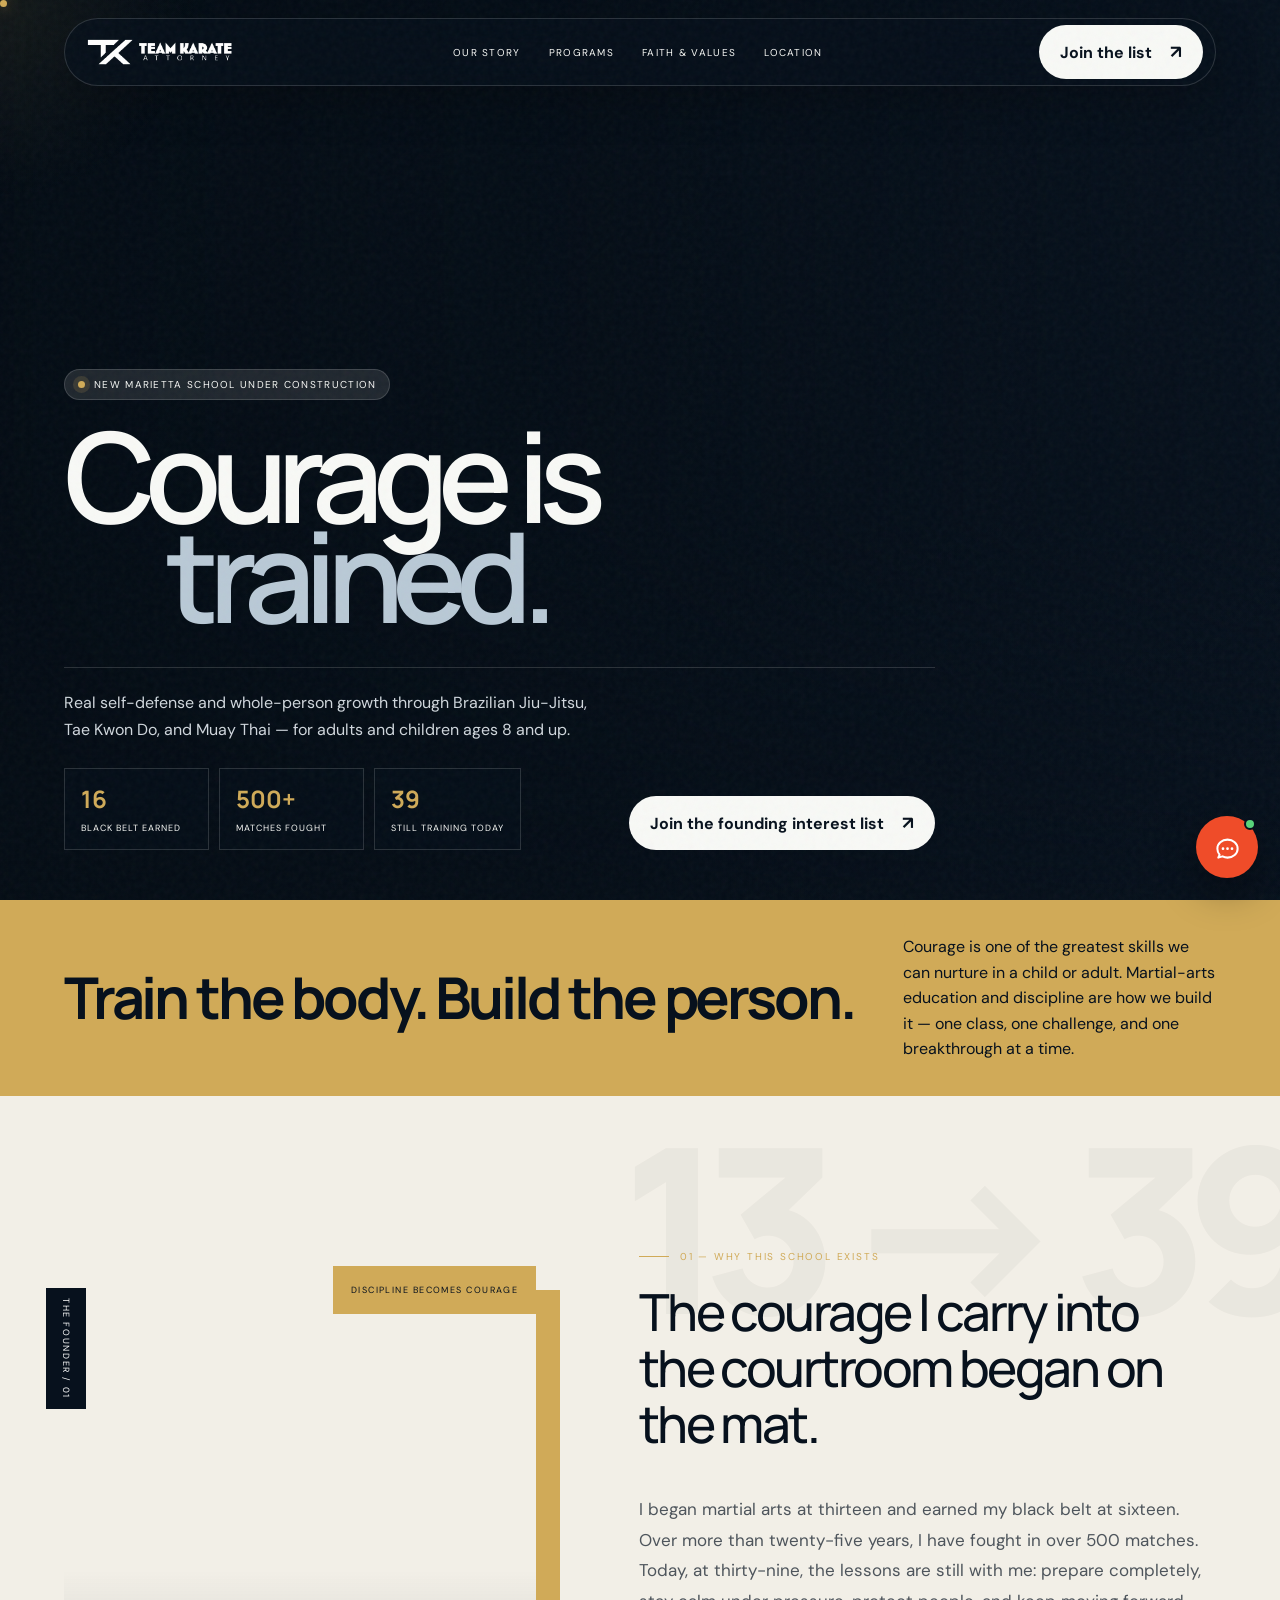
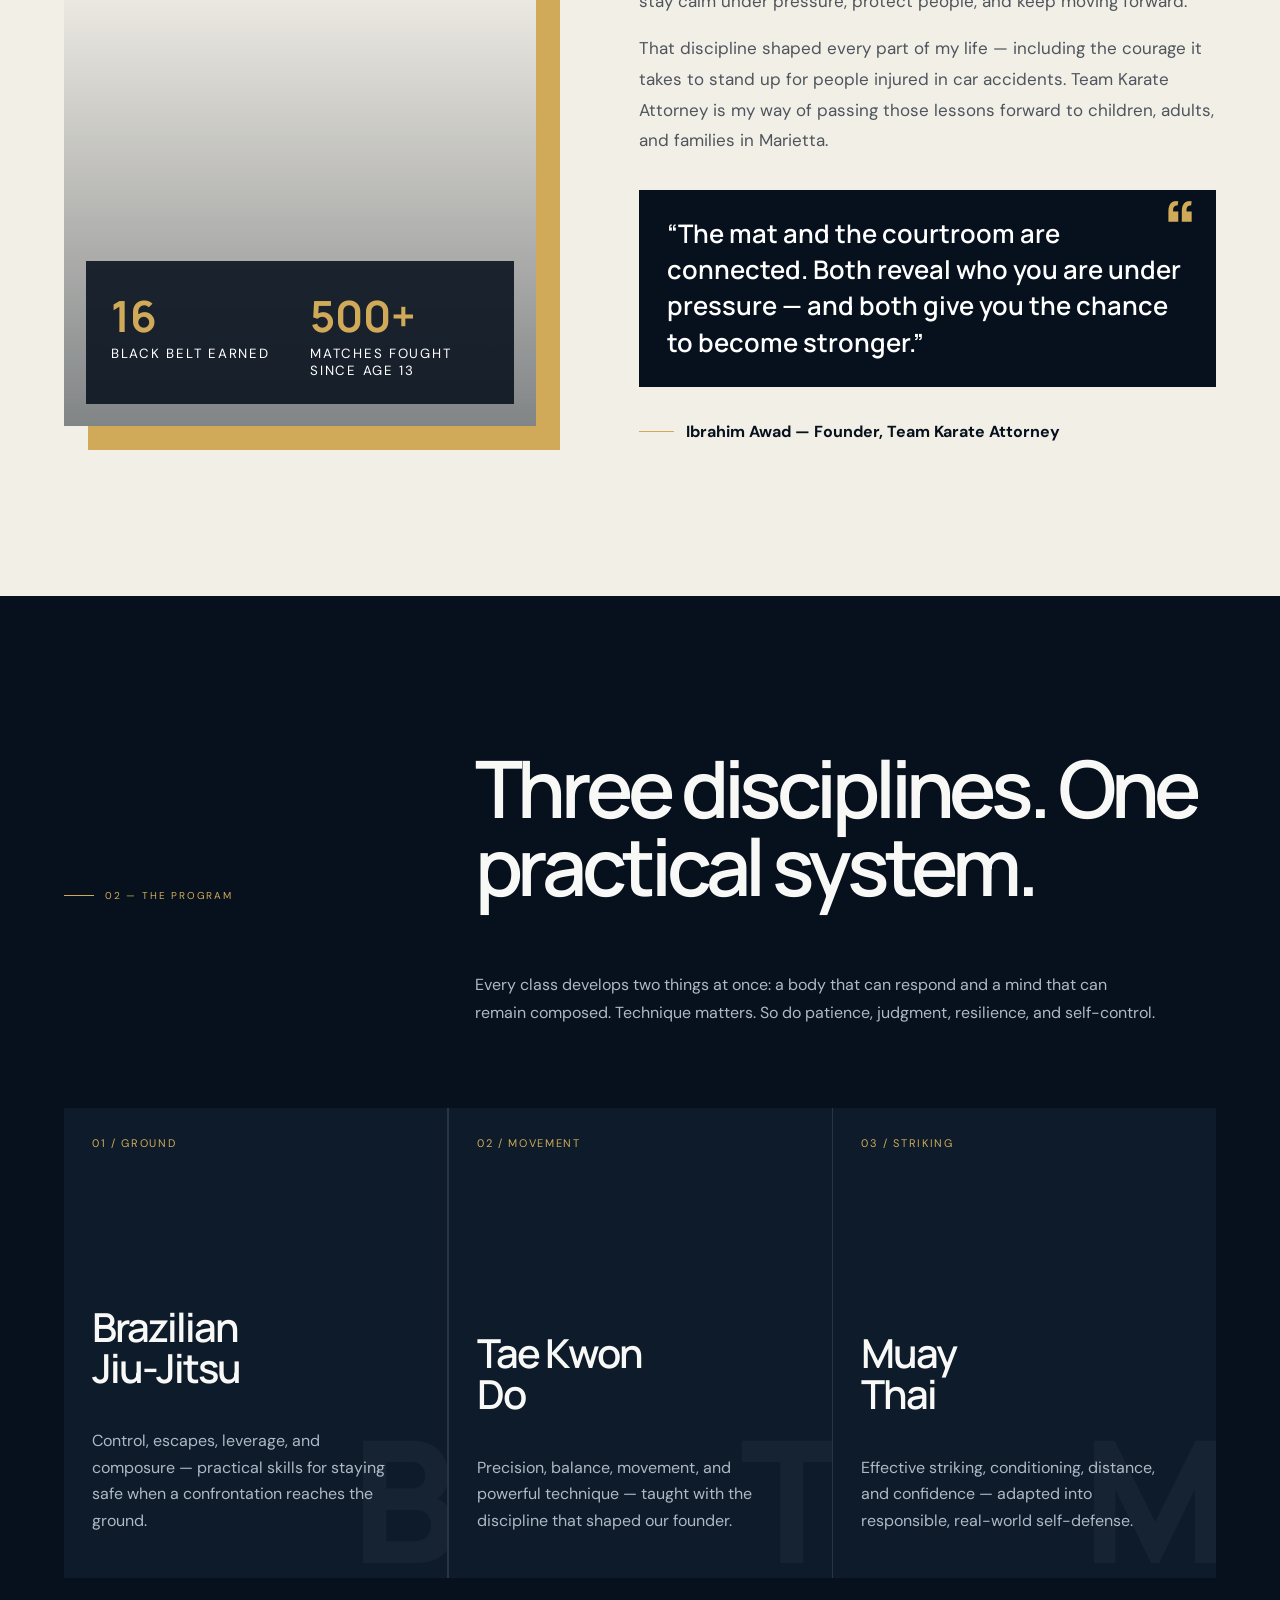
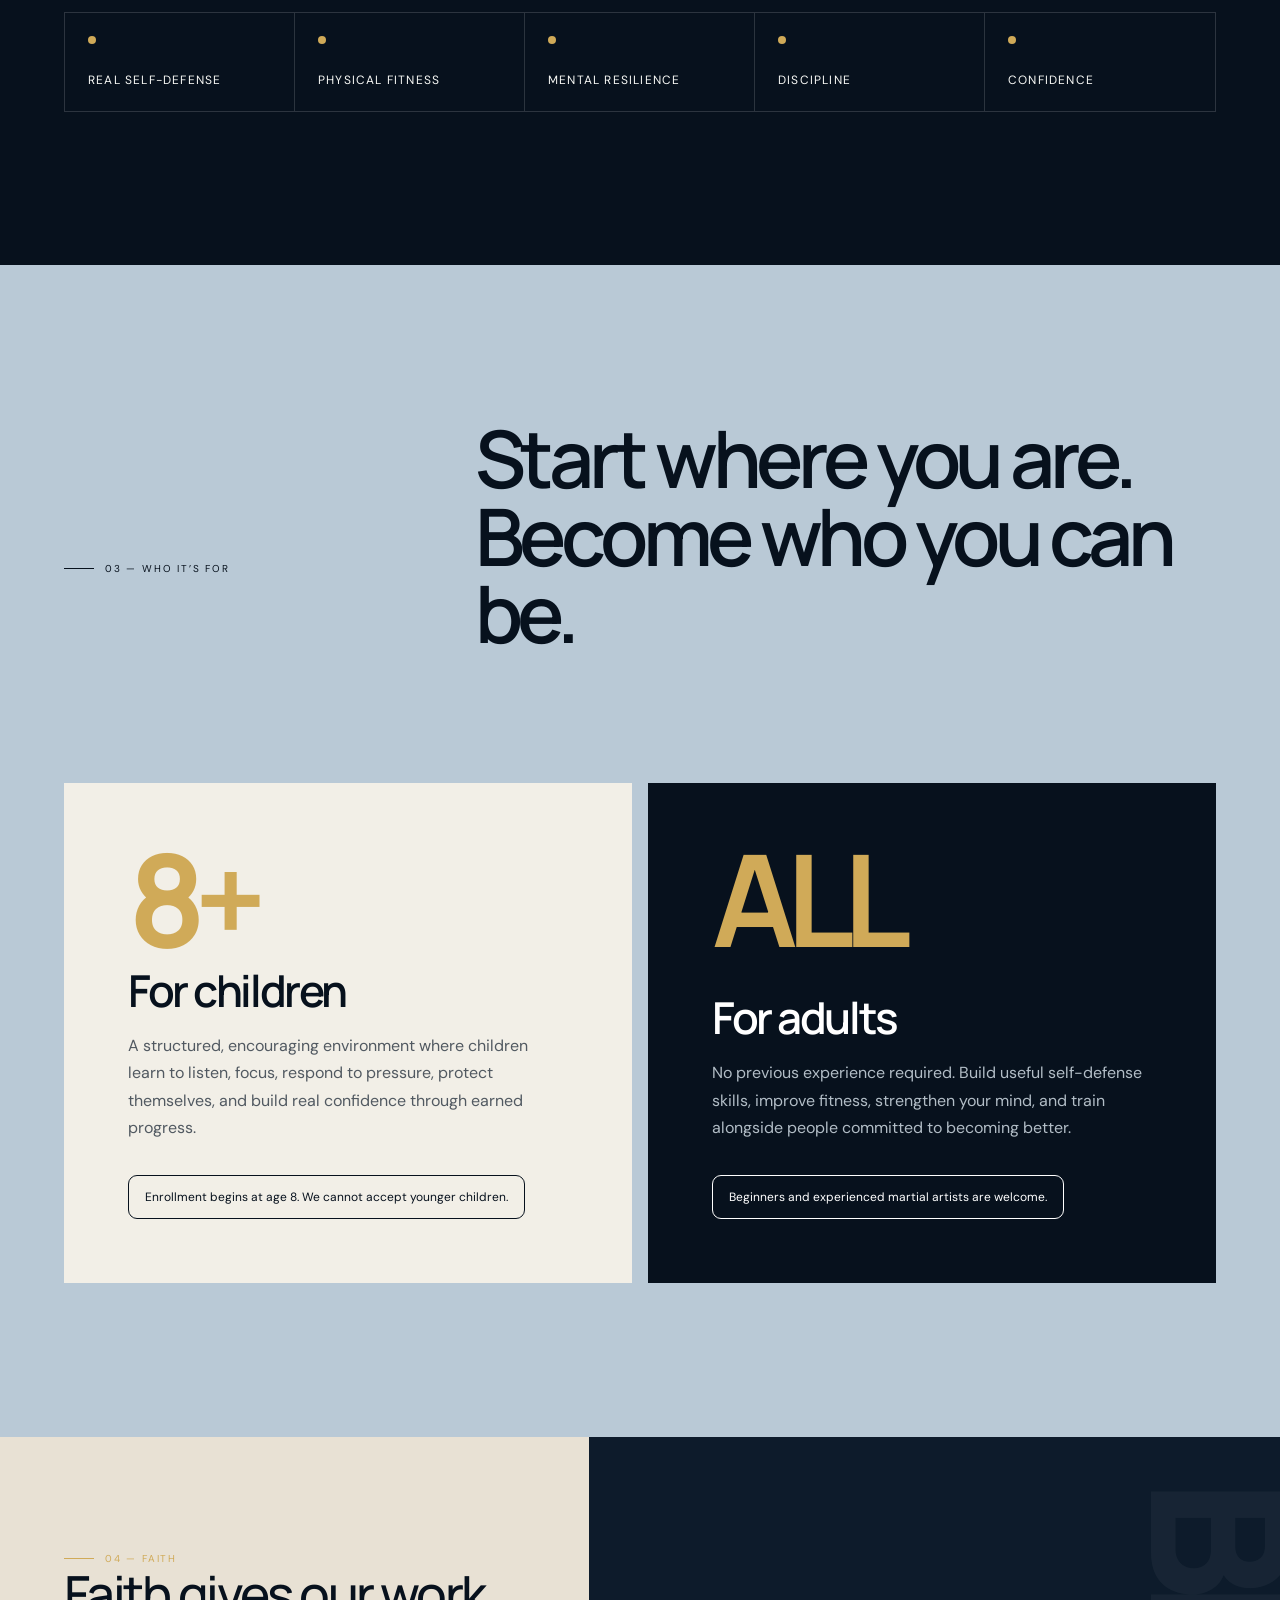
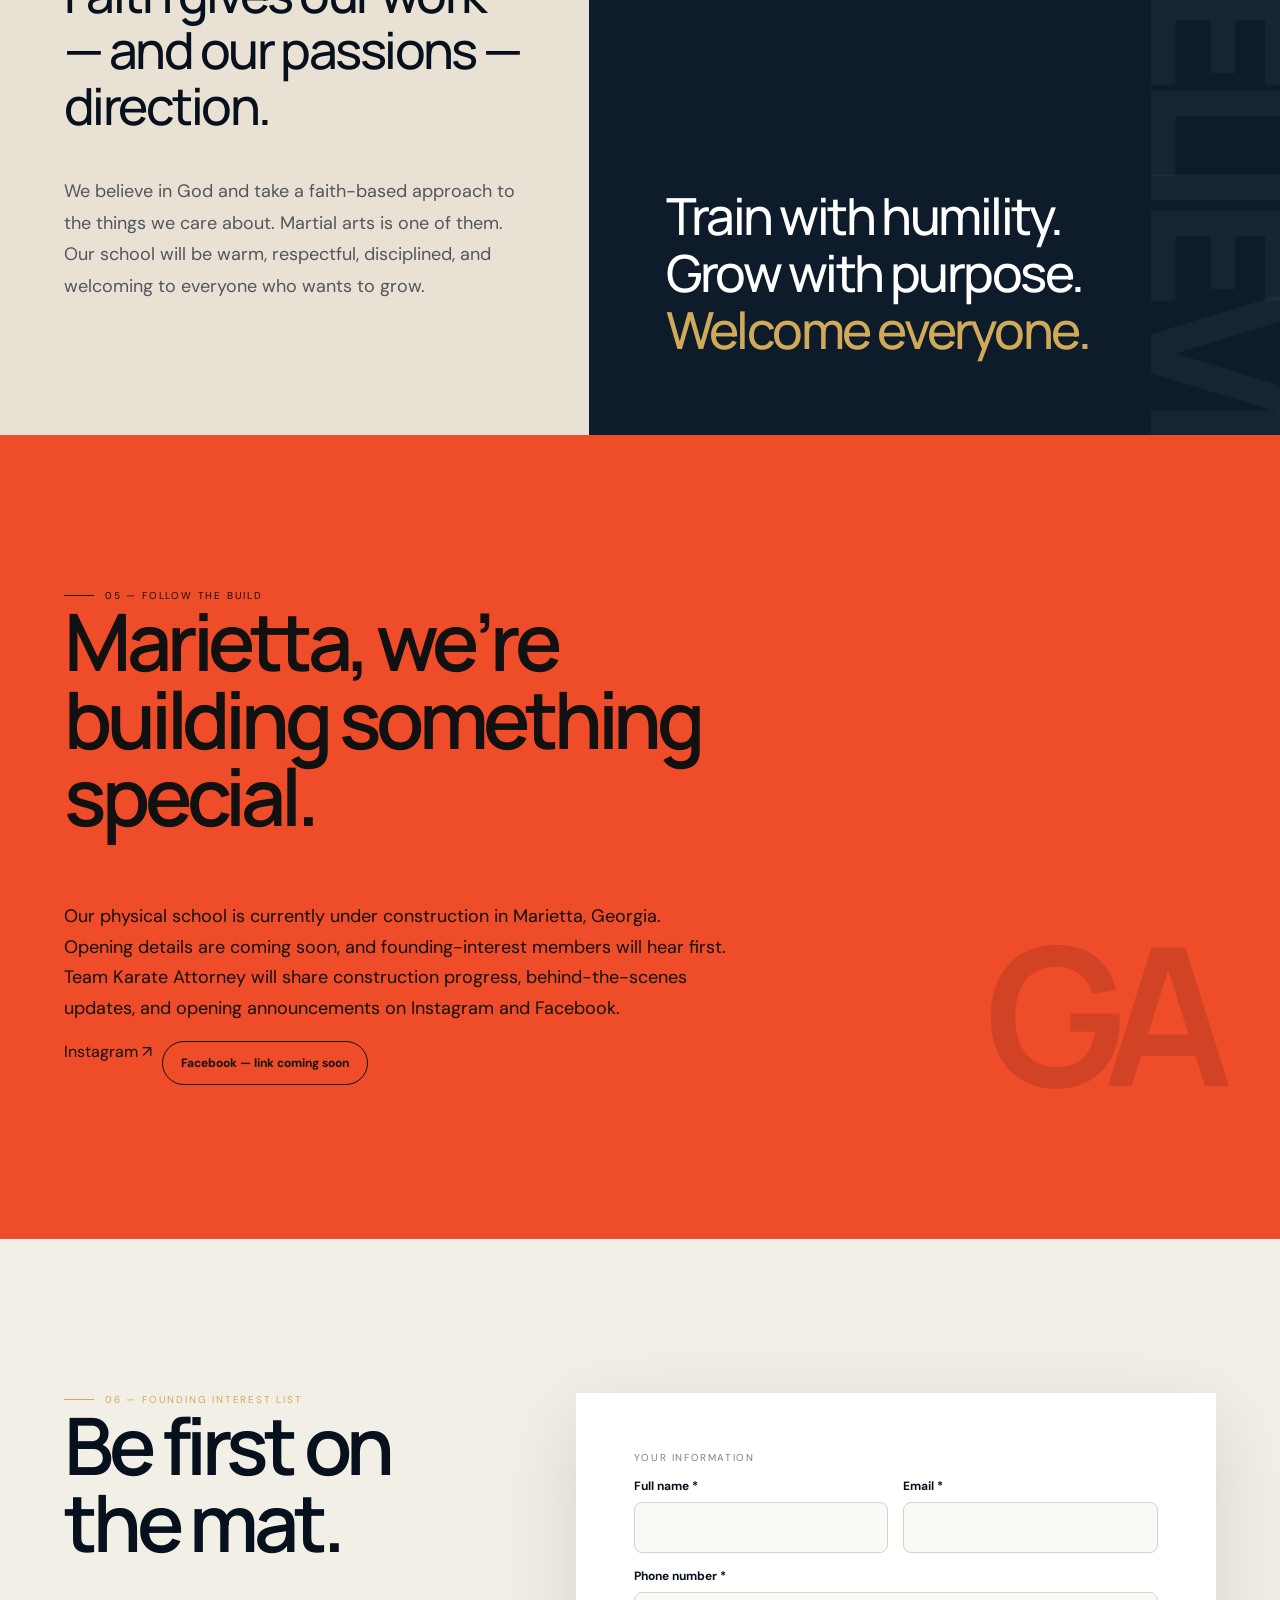
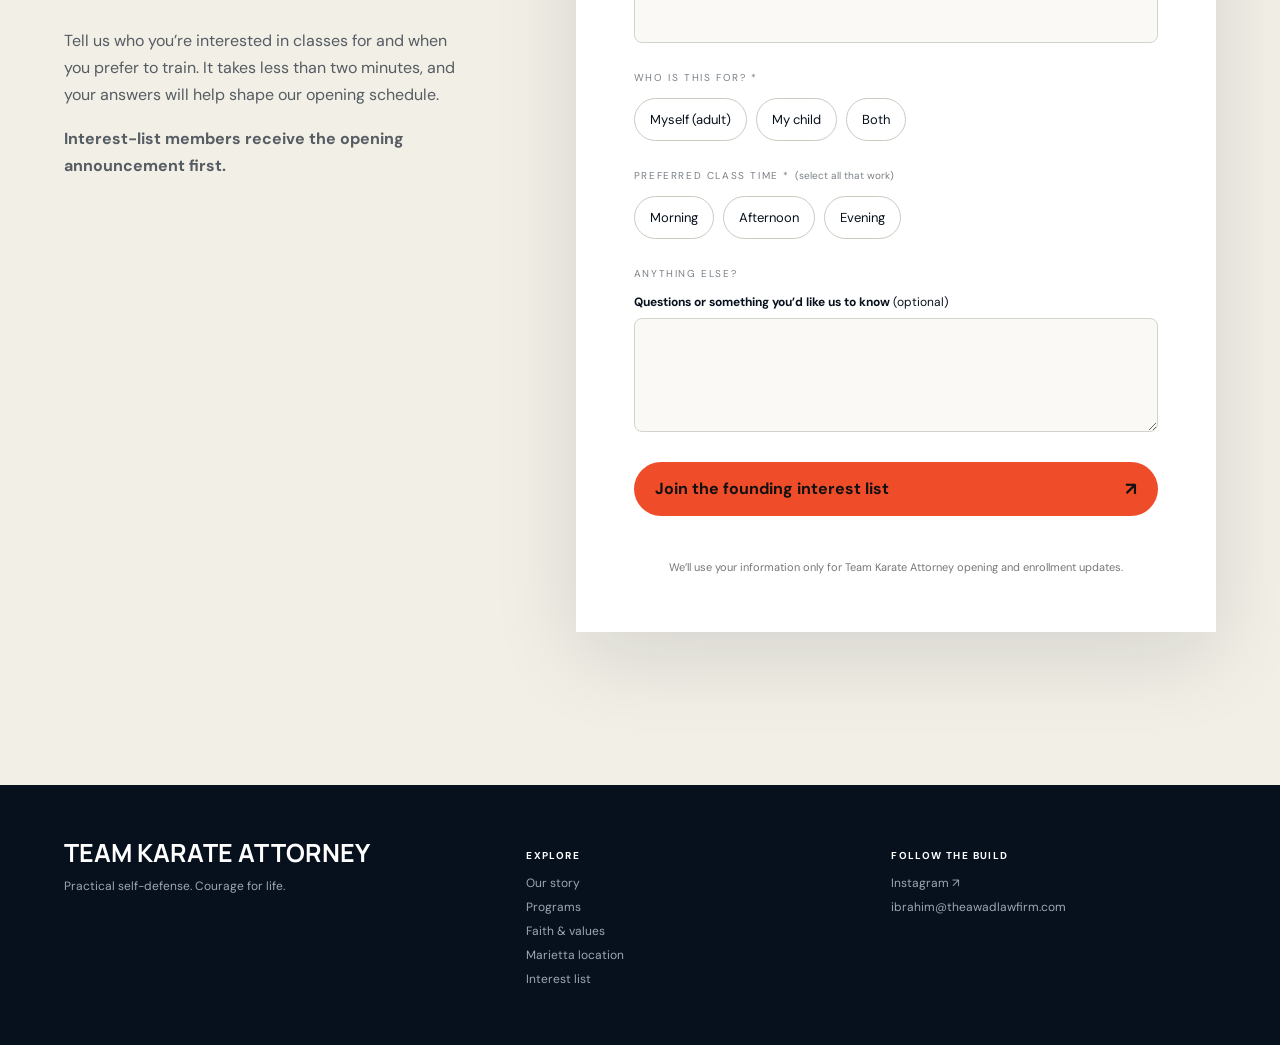
<file: index.html>
<!doctype html>
<html lang="en">
<head>
  <script>if(location.pathname.endsWith("/index.html")){history.replaceState(null,"",location.pathname.replace(/index\.html$/,"/")+location.search+location.hash)}</script>
  <!-- Google tag (gtag.js) -->
  <script async src="https://www.googletagmanager.com/gtag/js?id=G-95BN1919EB"></script>
  <script>
    window.dataLayer = window.dataLayer || [];
    function gtag(){dataLayer.push(arguments);}
    gtag('js', new Date());
    gtag('config', 'G-95BN1919EB');
  </script>
  <meta charset="utf-8">
  <meta name="viewport" content="width=device-width,initial-scale=1">
<link rel="icon" type="image/png" sizes="500x500" href="team-karate-attorney-favicon.png">
<link rel="apple-touch-icon" href="team-karate-attorney-favicon.png">
  <meta name="description" content="Practical martial arts and self-defense classes for adults and children ages 8+ in Marietta, GA. Join Team Karate Attorney's founding interest list.">
  <meta name="keywords" content="martial arts Marietta, kids martial arts Marietta, self-defense classes Marietta, Brazilian Jiu-Jitsu Marietta, Tae Kwon Do Marietta, Muay Thai Marietta">
  <title>Martial Arts in Marietta, GA | Team Karate Attorney</title>
  <link rel="canonical" href="https://teamkarateattorney.com/">
  <meta property="og:title" content="Martial Arts in Marietta, GA | Team Karate Attorney">
  <meta property="og:description" content="Practical martial arts, self-defense and whole-person growth for adults and children ages 8+ in Marietta.">
  <meta property="og:url" content="https://teamkarateattorney.com/">
  <meta property="og:type" content="website">
  <link rel="preconnect" href="https://fonts.googleapis.com">
  <link rel="preconnect" href="https://fonts.gstatic.com" crossorigin>
  <link href="https://fonts.googleapis.com/css2?family=DM+Sans:wght@400;500;600&family=Manrope:wght@400;500;600;700;800&display=swap" rel="stylesheet">
  <style>
    :root{--ink:#07111d;--navy:#0d1b2b;--paper:#f2efe7;--mist:#b9c9d6;--gold:#d0aa58;--red:#ef4c29;--white:#f8f9f6;--line:rgba(255,255,255,.15);--pad:clamp(20px,5vw,76px)}
    *{box-sizing:border-box}html{scroll-behavior:smooth}body{margin:0;background:var(--ink);color:var(--white);font-family:"DM Sans",sans-serif;overflow-x:hidden}a{color:inherit;text-decoration:none}button,input,textarea{font:inherit}.noise{position:fixed;inset:0;pointer-events:none;z-index:99;opacity:.04;background-image:url("data:image/svg+xml,%3Csvg viewBox='0 0 180 180' xmlns='http://www.w3.org/2000/svg'%3E%3Cfilter id='n'%3E%3CfeTurbulence type='fractalNoise' baseFrequency='.9' numOctaves='4' stitchTiles='stitch'/%3E%3C/filter%3E%3Crect width='100%25' height='100%25' filter='url(%23n)'/%3E%3C/svg%3E")}
    .nav{position:fixed;z-index:20;top:18px;left:var(--pad);right:var(--pad);height:68px;padding:0 12px 0 18px;border:1px solid var(--line);border-radius:999px;background:rgba(6,16,27,.72);backdrop-filter:blur(18px);display:flex;align-items:center;justify-content:space-between}.logo{display:flex;align-items:center}.official-logo{display:block;width:clamp(132px,12vw,190px);height:40px;object-fit:contain;object-position:left center}.navlinks{display:flex;gap:28px;text-transform:uppercase;letter-spacing:.13em;font-size:10px}.button{border:0;border-radius:999px;background:var(--white);color:var(--ink);padding:15px 21px;font-weight:700;display:inline-flex;gap:18px;align-items:center;cursor:pointer}.button:after{content:"↗";font-size:18px}.button.dark{background:var(--ink);color:#fff}.button.outline{background:transparent;color:#fff;border:1px solid var(--line)}
    .official-logo{display:block}.logo:before{display:none}
    .hero{min-height:100svh;position:relative;display:flex;align-items:flex-end;padding:135px var(--pad) 50px;isolation:isolate}.hero-media{position:absolute;inset:0;z-index:-2;overflow:hidden}.hero-media video{width:100%;height:100%;object-fit:cover;object-position:center;filter:saturate(.8) contrast(1.08)}.hero-media:after{content:"";position:absolute;inset:0;background:linear-gradient(90deg,rgba(4,12,20,.95),rgba(4,12,20,.7) 47%,rgba(4,12,20,.16)),linear-gradient(0deg,#07111d,transparent 42%)}.status{display:inline-flex;align-items:center;gap:9px;padding:8px 13px;border-radius:999px;background:rgba(255,255,255,.11);border:1px solid var(--line);text-transform:uppercase;letter-spacing:.13em;font-size:10px}.status i{width:7px;height:7px;background:var(--gold);border-radius:50%;box-shadow:0 0 0 5px rgba(208,170,88,.15)}h1,h2,h3,p{margin-top:0}.hero h1{font:600 clamp(62px,9.8vw,148px)/.8 Manrope;letter-spacing:-.085em;margin:25px 0 0;max-width:1100px}.hero h1 span{display:block;color:var(--mist);margin-left:clamp(20px,8vw,130px)}.hero-foot{border-top:1px solid var(--line);margin-top:42px;padding-top:22px;display:flex;align-items:end;justify-content:space-between;gap:35px}.hero-foot p{max-width:530px;line-height:1.65;color:#d0d7dd}.eyebrow{text-transform:uppercase;letter-spacing:.18em;font-size:10px;color:var(--gold);display:flex;gap:11px;align-items:center}.eyebrow:before{content:"";width:30px;height:1px;background:currentColor}.section{padding:clamp(95px,12vw,180px) var(--pad)}.head{display:grid;grid-template-columns:1fr 2fr;gap:40px;margin-bottom:65px}.display{font:600 clamp(42px,6.2vw,92px)/.98 Manrope;letter-spacing:-.065em}.lead{font:500 clamp(30px,4vw,56px)/1.1 Manrope;letter-spacing:-.05em}
    .promise{background:var(--gold);color:var(--ink);padding:34px var(--pad);display:flex;align-items:center;gap:50px;overflow:hidden}.promise strong{font:700 clamp(30px,4.5vw,70px)/1 Manrope;letter-spacing:-.055em;white-space:nowrap}.promise p{max-width:620px;margin:0;font-size:16px;line-height:1.6}.story{background:var(--paper);color:var(--ink);position:relative;overflow:hidden}.story:before{content:"13 → 39";position:absolute;right:-2vw;top:3vw;font:800 clamp(100px,18vw,280px)/.8 Manrope;letter-spacing:-.1em;color:rgba(7,17,29,.035)}.story-grid{display:grid;grid-template-columns:.9fr 1.1fr;gap:clamp(45px,8vw,130px);align-items:center;position:relative}.story-image{min-height:760px;background:linear-gradient(0deg,rgba(7,17,29,.48),transparent 60%),url("https://karate-attorney.vercel.app/media/hero-poster.jpg") 62% center/cover;position:relative;box-shadow:24px 24px 0 var(--gold)}.story-image:before{content:"THE FOUNDER / 01";position:absolute;top:22px;left:-18px;padding:10px 14px;background:var(--ink);color:#fff;font-size:9px;letter-spacing:.18em;writing-mode:vertical-rl}.story-image:after{content:"DISCIPLINE BECOMES COURAGE";position:absolute;top:0;right:0;padding:18px;background:var(--gold);color:var(--ink);font-size:9px;letter-spacing:.16em}.story-image .badge{position:absolute;bottom:22px;left:22px;right:22px;background:rgba(7,17,29,.88);color:#fff;backdrop-filter:blur(12px);padding:25px;display:grid;grid-template-columns:1fr 1fr;gap:20px}.badge b{font:700 43px Manrope;color:var(--gold)}.badge small{display:block;text-transform:uppercase;letter-spacing:.13em}.story-copy{position:relative}.story-copy .eyebrow{margin-bottom:20px}.story-copy p{font-size:17px;line-height:1.8;color:#4e555c;max-width:720px}.story-copy .lead{max-width:760px}.quote{background:var(--ink);color:#fff;padding:26px 28px;font:600 clamp(20px,2vw,28px)/1.42 Manrope;margin:34px 0;position:relative}.quote:before{content:"“";position:absolute;right:18px;top:-16px;font:700 80px Manrope;color:var(--gold)}.signature{font-weight:700;display:flex;align-items:center;gap:12px}.signature:before{content:"";width:35px;height:1px;background:var(--gold)}
    .program{background:var(--ink)}.cards{display:grid;grid-template-columns:repeat(3,1fr);gap:2px;background:var(--line)}.card{background:var(--navy);min-height:470px;padding:28px;display:flex;flex-direction:column;justify-content:space-between;position:relative;overflow:hidden}.card:after{content:attr(data-mark);position:absolute;right:-12px;bottom:-36px;font:800 170px Manrope;color:rgba(255,255,255,.035)}.card .num{color:var(--gold);font-size:11px;letter-spacing:.15em}.card h3{font:600 40px/1.02 Manrope;letter-spacing:-.05em}.card p{color:#aeb9c3;line-height:1.65;max-width:310px}.outcomes{display:grid;grid-template-columns:repeat(5,1fr);border:1px solid var(--line);margin-top:34px}.outcome{padding:23px;border-right:1px solid var(--line);font-size:12px;text-transform:uppercase;letter-spacing:.1em}.outcome:last-child{border-right:0}.outcome i{display:block;width:8px;height:8px;border-radius:50%;background:var(--gold);margin-bottom:28px}
    .audience{background:var(--mist);color:var(--ink)}.audience-grid{display:grid;grid-template-columns:1fr 1fr;gap:16px}.aud-card{padding:clamp(32px,5vw,68px);min-height:500px;background:var(--paper);display:flex;flex-direction:column;justify-content:space-between}.aud-card:nth-child(2){background:var(--ink);color:#fff}.aud-card .age{font:700 clamp(80px,10vw,145px)/.8 Manrope;letter-spacing:-.09em;color:var(--gold)}.aud-card h3{font:600 44px Manrope;letter-spacing:-.055em;margin-bottom:12px}.aud-card p{max-width:510px;line-height:1.7;color:#515961}.aud-card:nth-child(2) p{color:#b2bdc6}.note{margin-top:18px;padding:13px 16px;border:1px solid currentColor;border-radius:9px;font-size:12px;display:inline-block}
    .faith{display:grid;grid-template-columns:.92fr 1.08fr;align-items:stretch;background:#e8e1d4;color:var(--ink)}.faith-copy{padding:clamp(70px,9vw,145px) var(--pad)}.faith-copy p{font-size:18px;line-height:1.75;color:#50575d;max-width:650px}.faith-image{min-height:520px;background:var(--navy);color:#fff;display:flex;align-items:flex-end;padding:clamp(35px,6vw,85px);position:relative;overflow:hidden}.faith-image:before{content:"BELIEVE";position:absolute;top:7%;right:-3%;font:800 clamp(85px,15vw,220px)/.8 Manrope;letter-spacing:-.1em;color:rgba(255,255,255,.045);writing-mode:vertical-rl}.faith-image blockquote{font:500 clamp(30px,4vw,55px)/1.12 Manrope;letter-spacing:-.05em;margin:0;max-width:650px;position:relative}.faith-image blockquote span{color:var(--gold)}.build{background:var(--red);color:#111}.build-grid{display:grid;grid-template-columns:1.25fr .75fr;gap:60px;align-items:end}.build .eyebrow{color:#111}.build p{font-size:18px;line-height:1.7;max-width:670px}.socials{display:flex;gap:10px;flex-wrap:wrap}.socials span{border:1px solid #111;padding:13px 18px;border-radius:999px;font-size:12px;font-weight:700}.build-mark{font:700 clamp(80px,15vw,220px)/.75 Manrope;letter-spacing:-.09em;color:rgba(0,0,0,.12);text-align:right}
    .form-section{background:var(--paper);color:var(--ink)}.form-wrap{display:grid;grid-template-columns:.78fr 1.22fr;gap:clamp(45px,8vw,120px)}.form-intro{position:sticky;top:115px;align-self:start}.form-intro p{line-height:1.7;color:#555c62}.form-card{background:#fff;padding:clamp(28px,5vw,58px);box-shadow:0 24px 80px rgba(7,17,29,.12)}.step-label{font-size:10px;letter-spacing:.16em;text-transform:uppercase;color:#7a8086;margin:28px 0 14px}.step-label:first-child{margin-top:0}.grid2{display:grid;grid-template-columns:1fr 1fr;gap:15px}.field{display:flex;flex-direction:column;gap:8px}.field.full{grid-column:1/-1}.field label{font-size:12px;font-weight:700}.field input,.field textarea{width:100%;border:1px solid #d4d2cc;background:#faf9f6;padding:14px 15px;border-radius:8px;outline:none}.field input:focus,.field textarea:focus{border-color:var(--gold);box-shadow:0 0 0 3px rgba(208,170,88,.16)}.options{display:flex;flex-wrap:wrap;gap:9px}.choice{position:relative}.choice input{position:absolute;opacity:0}.choice label{display:block;padding:12px 15px;border:1px solid #ccc9c1;border-radius:999px;cursor:pointer;font-size:13px}.choice input:checked+label{background:var(--ink);color:#fff;border-color:var(--ink)}.child-fields{display:none;padding:19px;margin-top:14px;background:#f1eee7;border-radius:10px}.child-fields.show{display:grid}.age-message{display:none;color:#a3311a;font-size:12px;margin-top:8px}.age-message.show{display:block}.submit{width:100%;margin-top:30px;justify-content:space-between;background:var(--red);color:#111}.privacy{font-size:11px;color:#777;margin:12px 0 0;text-align:center}.success{display:none;text-align:center;padding:60px 20px}.success.show{display:block}.success .check{width:68px;height:68px;margin:0 auto 24px;border-radius:50%;background:var(--gold);display:grid;place-items:center;font-size:30px}.success h3{font:700 38px Manrope;letter-spacing:-.04em}
    .hero-proof{display:flex;gap:10px;flex-wrap:wrap;margin-top:25px}.proof{min-width:145px;padding:13px 16px;border:1px solid var(--line);background:rgba(6,16,27,.45);backdrop-filter:blur(10px)}.proof b{display:block;font:700 24px Manrope;color:var(--gold)}.proof small{text-transform:uppercase;letter-spacing:.11em;font-size:9px}.footer{padding:50px var(--pad);display:grid;grid-template-columns:1.3fr 1fr 1fr;gap:40px;font-size:12px;color:#9ca8b2}.footer strong{display:block;font:700 25px Manrope;color:#fff;margin-bottom:8px}.footer h4{color:#fff;text-transform:uppercase;letter-spacing:.14em;font-size:10px}.footer a,.footer span{display:block;margin:8px 0}.mobile-cta{display:none;position:fixed;left:12px;right:12px;bottom:12px;z-index:30;justify-content:space-between;box-shadow:0 12px 35px rgba(0,0,0,.3)}.reveal{opacity:0;transform:translateY(30px);transition:.75s}.reveal.show{opacity:1;transform:none}
    .cursor-dot,.cursor-ring{display:none;position:fixed;left:0;top:0;pointer-events:none;z-index:200;border-radius:50%;will-change:transform}.cursor-dot{width:7px;height:7px;background:var(--gold);box-shadow:0 0 14px rgba(208,170,88,.65)}.cursor-ring{width:34px;height:34px;border:1px solid rgba(208,170,88,.8);background:rgba(7,17,29,.08);backdrop-filter:blur(2px);transition:width .22s,height .22s,border-color .22s,background .22s,opacity .22s}.cursor-ring.active{width:56px;height:56px;background:rgba(208,170,88,.13);border-color:var(--gold)}.cursor-ring.press{width:25px;height:25px;background:rgba(239,76,41,.24);border-color:var(--red)}.loader{position:fixed;inset:0;z-index:120;background:var(--ink);display:grid;place-items:center;transition:opacity .8s cubic-bezier(.76,0,.24,1),visibility .8s}.loader.done{opacity:0;visibility:hidden}.loader-inner{text-align:center}.loader-mark{font:800 clamp(64px,10vw,130px)/.8 Manrope;letter-spacing:-.1em;color:#fff;clip-path:inset(0 100% 0 0);animation:logoWipe 1s .12s cubic-bezier(.76,0,.24,1) forwards}.loader-mark span{color:var(--gold)}.loader-line{width:min(260px,60vw);height:1px;background:rgba(255,255,255,.15);margin:28px auto 0;overflow:hidden}.loader-line i{display:block;width:100%;height:100%;background:var(--gold);transform:translateX(-100%);animation:loadLine 1.15s .1s cubic-bezier(.76,0,.24,1) forwards}.loader small{display:block;margin-top:14px;text-transform:uppercase;letter-spacing:.24em;color:#80909d;font-size:8px}.scroll-progress{position:fixed;left:0;top:0;width:100%;height:3px;z-index:110;transform:scaleX(0);transform-origin:left;background:linear-gradient(90deg,var(--gold),var(--red))}.pointer-glow{position:fixed;width:420px;height:420px;border-radius:50%;z-index:1;pointer-events:none;background:radial-gradient(circle,rgba(208,170,88,.08),transparent 67%);transform:translate(-50%,-50%);opacity:0;transition:opacity .35s}.page-ready .pointer-glow{opacity:1}.nav{transform:translateY(-110px);opacity:0}.page-ready .nav{animation:navDrop .85s .15s cubic-bezier(.22,1,.36,1) forwards}.hero .status,.hero h1,.hero-foot{opacity:0;transform:translateY(35px)}.page-ready .hero .status{animation:heroUp .75s .35s forwards}.page-ready .hero h1{animation:heroUp .95s .48s cubic-bezier(.22,1,.36,1) forwards}.page-ready .hero-foot{animation:heroUp .85s .68s cubic-bezier(.22,1,.36,1) forwards}.hero h1 span{transition:transform .25s ease}.hero-media video{will-change:transform}.reveal{opacity:0;transform:translateY(55px) scale(.985);filter:blur(7px);transition:opacity .9s cubic-bezier(.22,1,.36,1),transform .9s cubic-bezier(.22,1,.36,1),filter .9s}.reveal.show{opacity:1;transform:none;filter:none}.story-image.reveal{transform:translateX(-55px) rotate(-1deg)}.story-image.reveal.show{transform:none}.story-copy.reveal{transform:translateX(55px)}.story-copy.reveal.show{transform:none}.cards .card{opacity:0;transform:translateY(45px);transition:opacity .7s,transform .7s cubic-bezier(.22,1,.36,1),background .35s}.cards.show .card{opacity:1;transform:none}.cards.show .card:nth-child(2){transition-delay:.12s}.cards.show .card:nth-child(3){transition-delay:.24s}.card{transform-style:preserve-3d;will-change:transform}.card:hover{background:#11243a}.card h3,.card p,.card .num{transition:transform .3s}.card:hover h3{transform:translateZ(24px)}.outcome{transition:background .3s,color .3s}.outcome:hover{background:var(--gold);color:var(--ink)}.outcome i{animation:pulseDot 2.4s ease-in-out infinite}.outcome:nth-child(2) i{animation-delay:.2s}.outcome:nth-child(3) i{animation-delay:.4s}.outcome:nth-child(4) i{animation-delay:.6s}.outcome:nth-child(5) i{animation-delay:.8s}.aud-card{transition:transform .55s cubic-bezier(.22,1,.36,1),box-shadow .55s}.aud-card:hover{transform:translateY(-10px);box-shadow:0 28px 70px rgba(7,17,29,.15)}.button{--mx:0px;--my:0px;transform:translate(var(--mx),var(--my));transition:transform .24s ease,background .25s,color .25s}.button:hover{background:var(--gold);color:var(--ink)}.choice label{transition:transform .2s,background .2s,color .2s}.choice label:hover{transform:translateY(-2px)}.story-image:after{animation:tagFloat 3s ease-in-out infinite}.build-mark{animation:slowFloat 5s ease-in-out infinite}.faith-image:before{animation:faithDrift 10s ease-in-out infinite alternate}.success.show .check{animation:checkPop .55s cubic-bezier(.34,1.56,.64,1)}@keyframes logoWipe{to{clip-path:inset(0)}}@keyframes loadLine{to{transform:none}}@keyframes navDrop{to{opacity:1;transform:none}}@keyframes heroUp{to{opacity:1;transform:none}}@keyframes pulseDot{50%{box-shadow:0 0 0 9px rgba(208,170,88,.12)}}@keyframes tagFloat{50%{transform:translateY(7px)}}@keyframes slowFloat{50%{transform:translateY(-12px)}}@keyframes faithDrift{to{transform:translateY(40px)}}@keyframes checkPop{0%{transform:scale(.4) rotate(-25deg)}100%{transform:none}}@media(pointer:fine){body,a,button,label,input,textarea{cursor:none!important}.cursor-dot,.cursor-ring{display:block}}
    .home-switch{position:fixed;top:32px;left:50%;transform:translateX(-50%);z-index:45}.home-switch summary{list-style:none;min-width:105px;padding:12px 16px;border:1px solid var(--line);border-radius:999px;background:rgba(6,16,27,.88);backdrop-filter:blur(14px);font-size:11px;font-weight:700;letter-spacing:.12em;text-transform:uppercase;text-align:center;cursor:pointer}.home-switch summary::-webkit-details-marker{display:none}.home-switch summary:after{content:" ↓";color:var(--gold)}.home-menu{position:absolute;top:48px;left:50%;transform:translateX(-50%);width:150px;padding:7px;border-radius:14px;background:#fff;color:var(--ink);box-shadow:0 18px 50px rgba(0,0,0,.3)}.home-menu a{display:block;padding:12px;border-radius:9px;font-size:13px;font-weight:700}.home-menu a:hover,.home-menu a:focus{background:#f1eee7}.home-menu a[aria-current=page]{background:var(--ink);color:#fff}.chat-launcher{position:fixed;right:22px;bottom:22px;z-index:115;width:62px;height:62px;border:0;border-radius:50%;background:var(--red);color:#fff;box-shadow:0 14px 38px rgba(0,0,0,.35);cursor:pointer;display:grid;place-items:center}.chat-launcher svg{width:27px;height:27px}.chat-pulse{position:absolute;right:2px;top:2px;width:12px;height:12px;border:2px solid var(--ink);border-radius:50%;background:#59d47b}.chat-panel{position:fixed;right:22px;bottom:96px;z-index:115;width:min(370px,calc(100vw - 32px));max-height:min(590px,calc(100svh - 125px));border:1px solid rgba(255,255,255,.16);border-radius:20px;background:#fff;color:var(--ink);box-shadow:0 24px 80px rgba(0,0,0,.42);overflow:hidden;display:none;flex-direction:column}.chat-panel.open{display:flex}.chat-head{padding:18px;background:var(--ink);color:#fff;display:flex;align-items:center;justify-content:space-between}.chat-head strong{font:700 17px Manrope}.chat-head small{display:block;margin-top:3px;color:#aeb9c3}.chat-close{width:40px;height:40px;border:0;border-radius:50%;background:rgba(255,255,255,.1);color:#fff;font-size:23px;cursor:pointer}.chat-body{padding:18px;overflow-y:auto}.chat-message{max-width:88%;padding:12px 14px;border-radius:14px 14px 14px 4px;background:#f0ede6;line-height:1.45;font-size:14px;margin-bottom:12px}.chat-message.user{margin-left:auto;border-radius:14px 14px 4px 14px;background:var(--ink);color:#fff}.chat-options{display:grid;gap:8px;margin-top:14px}.chat-option,.chat-contact{min-height:46px;padding:11px 14px;border:1px solid #d8d4ca;border-radius:12px;background:#fff;color:var(--ink);font-weight:700;text-align:left;cursor:pointer}.chat-option:hover,.chat-option:focus{border-color:var(--gold);background:#faf7ef}.chat-contact{display:flex;align-items:center;justify-content:space-between;margin-top:12px;background:var(--red);border-color:var(--red);color:#111}
    @media(max-width:900px){.navlinks{display:none}.hero h1 span{margin-left:0}.hero-foot,.promise{align-items:flex-start;flex-direction:column}.head,.story-grid,.faith,.build-grid,.form-wrap{grid-template-columns:1fr}.cards{grid-template-columns:1fr}.card{min-height:380px}.outcomes{grid-template-columns:1fr 1fr}.outcome{border-bottom:1px solid var(--line)}.audience-grid{grid-template-columns:1fr}.story-image{min-height:600px}.faith-image{min-height:520px}.form-intro{position:static}.footer{grid-template-columns:1fr 1fr}.build-mark{text-align:left}}@media(max-width:560px){.nav{left:12px;right:12px;top:12px;height:60px;padding-left:12px}.nav .button{display:none}.logo-word{display:none}.logo:before{width:145px;height:36px;background-size:contain}.hero{padding-left:20px;padding-right:20px;padding-bottom:100px}.hero h1{font-size:17vw}.status{max-width:100%;line-height:1.35}.hero-foot{margin-top:30px}.hero-foot .button{width:100%;justify-content:space-between}.proof{flex:1;min-width:110px}.section{padding-left:20px;padding-right:20px}.display{font-size:clamp(40px,13vw,58px)}.grid2{grid-template-columns:1fr}.field.full{grid-column:auto}.outcomes{grid-template-columns:1fr}.story-image{min-height:500px;box-shadow:12px 12px 0 var(--gold)}.story-image .badge{grid-template-columns:1fr}.aud-card{min-height:420px}.footer{grid-template-columns:1fr;padding:45px 20px 115px}.form-card{padding:25px 18px}.mobile-cta{display:flex;right:86px}.chat-launcher{width:58px;height:58px;right:14px;bottom:14px}.chat-panel{left:12px;right:12px;bottom:86px;width:auto;max-height:calc(100svh - 105px)}.pointer-glow{display:none}}@media(prefers-reduced-motion:reduce){*{scroll-behavior:auto!important;animation:none!important;transition:none!important;cursor:auto!important}.loader{display:none}.nav,.hero .status,.hero h1,.hero-foot,.reveal,.cards .card{opacity:1!important;transform:none!important;filter:none!important}.pointer-glow,.cursor-dot,.cursor-ring{display:none!important}}
    .home-switch{top:96px;left:var(--pad);transform:none}.home-menu{left:0;transform:none}
    :focus-visible{outline:3px solid var(--gold);outline-offset:3px}.nav{box-shadow:0 14px 45px rgba(0,0,0,.24)}.nav a,.button,.chat-option,.chat-close{transition:transform .2s ease,background .2s ease,border-color .2s ease,color .2s ease}.navlinks a:hover{color:var(--gold)}.button:hover{transform:translateY(-2px)}.home-switch summary{box-shadow:0 10px 30px rgba(0,0,0,.22)}.home-menu{border:1px solid rgba(7,17,29,.1)}.field input,.field textarea{min-height:48px}.chat-panel{border-color:rgba(7,17,29,.12)}.chat-launcher:hover{transform:translateY(-3px)}.story-image,.card,.aud-card,.form-card{isolation:isolate}
    @keyframes heroDrift{0%{transform:scale(1.06) translate3d(0,0,0)}50%{transform:scale(1.09) translate3d(-.6%,.4%,0)}100%{transform:scale(1.06) translate3d(0,0,0)}}@keyframes proofIn{from{opacity:0;transform:translateY(14px)}to{opacity:1;transform:none}}@keyframes chatBreathe{50%{box-shadow:0 18px 46px rgba(239,76,41,.48);transform:translateY(-3px)}}@keyframes sheen{to{transform:translateX(180%) skewX(-18deg)}}.page-ready .hero-media video{animation:heroDrift 14s ease-in-out infinite}.proof{opacity:0}.page-ready .proof{animation:proofIn .55s cubic-bezier(.22,1,.36,1) forwards}.page-ready .proof:nth-child(2){animation-delay:.12s}.page-ready .proof:nth-child(3){animation-delay:.24s}.chat-launcher{animation:chatBreathe 3.2s ease-in-out infinite}.promise{position:relative}.promise:after{content:"";position:absolute;inset:-30% auto -30% -25%;width:18%;background:linear-gradient(90deg,transparent,rgba(255,255,255,.34),transparent);transform:skewX(-18deg);animation:sheen 6s 2s ease-in-out infinite}
    @media(max-width:560px){.home-switch{top:80px;left:12px}.home-switch summary{background:rgba(6,16,27,.95);box-shadow:0 8px 24px rgba(0,0,0,.25)}}
    @media(prefers-reduced-motion:reduce){*{animation:none!important}.proof{opacity:1!important}.hero-media video{transform:none!important}}
    .field input:user-invalid,.field textarea:user-invalid{border-color:#a3311a}.submit:disabled{opacity:.65;cursor:wait}.form-status{min-height:20px;margin:12px 0 0;text-align:center;font-size:12px;font-weight:700}.form-status.error{color:#a3311a}
  </style>
</head>
<body>
  <div class="loader" aria-hidden="true"><div class="loader-inner"><div class="loader-mark">T<span>KA</span></div><div class="loader-line"><i></i></div><small>Courage is trained</small></div></div>
  <div class="scroll-progress" aria-hidden="true"></div>
  <div class="pointer-glow" aria-hidden="true"></div>
  <div class="cursor-dot" aria-hidden="true"></div>
  <div class="cursor-ring" aria-hidden="true"></div>
  <div class="noise"></div>
  <nav class="nav"><a class="logo" href="#home" aria-label="Team Karate Attorney home"><img class="official-logo" src="team-ka-logo.png" width="2000" height="425" alt="Team Karate Attorney"></a><div class="navlinks"><a href="#story">Our story</a><a href="#program">Program</a><a href="#who">Who it’s for</a><a href="#location">Location</a></div><a class="button" href="#interest">Join the list</a></nav>
  <script>document.addEventListener('DOMContentLoaded',()=>{const links=[...document.querySelectorAll('.navlinks a')],destinations=[['story.html','Our story'],['program.html','Programs'],['faith.html','Faith & values'],['location.html','Location']];links.forEach((link,index)=>{if(destinations[index]){link.href=destinations[index][0];link.textContent=destinations[index][1]}});document.querySelectorAll('.nav>.button,.hero-foot>.button,.mobile-cta').forEach(link=>link.href='interest-list.html')});</script>
  <main>
    <section class="hero" id="home"><div class="hero-media"><video autoplay muted loop playsinline poster="https://karate-attorney.vercel.app/media/hero-poster.jpg"><source src="https://karate-attorney.vercel.app/media/hero.mp4" type="video/mp4"></video></div><div><div class="status"><i></i> New Marietta school under construction</div><h1>Courage is <span>trained.</span></h1><div class="hero-foot"><div><p>Real self-defense and whole-person growth through Brazilian Jiu-Jitsu, Tae Kwon Do, and Muay Thai — for adults and children ages 8 and up.</p><div class="hero-proof"><div class="proof"><b>16</b><small>Black belt earned</small></div><div class="proof"><b>500+</b><small>Matches fought</small></div><div class="proof"><b>39</b><small>Still training today</small></div></div></div><a class="button" href="#interest">Join the founding interest list</a></div></div></section>
    <section class="promise"><strong>Train the body. Build the person.</strong><p>Courage is one of the greatest skills we can nurture in a child or adult. Martial-arts education and discipline are how we build it — one class, one challenge, and one breakthrough at a time.</p></section>
    <section class="section story" id="story"><div class="story-grid"><div class="story-image reveal"><div class="badge"><div><b>16</b><small>Black belt earned</small></div><div><b>500+</b><small>Matches fought since age 13</small></div></div></div><div class="story-copy reveal"><div class="eyebrow">01 — Why this school exists</div><h2 class="lead">The courage I carry into the courtroom began on the mat.</h2><p>I began martial arts at thirteen and earned my black belt at sixteen. Over more than twenty-five years, I have fought in over 500 matches. Today, at thirty-nine, the lessons are still with me: prepare completely, stay calm under pressure, protect people, and keep moving forward.</p><p>That discipline shaped every part of my life — including the courage it takes to stand up for people injured in car accidents. Team Karate Attorney is my way of passing those lessons forward to children, adults, and families in Marietta.</p><div class="quote">“The mat and the courtroom are connected. Both reveal who you are under pressure — and both give you the chance to become stronger.”</div><div class="signature">Ibrahim Awad — Founder, Team Karate Attorney</div></div></div></section>
    <section class="section program" id="program"><div class="head reveal"><div class="eyebrow">02 — The program</div><div><h2 class="display">Three disciplines. One practical system.</h2><p style="max-width:680px;color:#aeb9c3;line-height:1.75;margin-top:24px">Every class develops two things at once: a body that can respond and a mind that can remain composed. Technique matters. So do patience, judgment, resilience, and self-control.</p></div></div><div class="cards reveal"><article class="card" data-mark="B"><span class="num">01 / GROUND</span><div><h3>Brazilian<br>Jiu-Jitsu</h3><p>Control, escapes, leverage, and composure — practical skills for staying safe when a confrontation reaches the ground.</p></div></article><article class="card" data-mark="T"><span class="num">02 / MOVEMENT</span><div><h3>Tae Kwon<br>Do</h3><p>Precision, balance, movement, and powerful technique — taught with the discipline that shaped our founder.</p></div></article><article class="card" data-mark="M"><span class="num">03 / STRIKING</span><div><h3>Muay<br>Thai</h3><p>Effective striking, conditioning, distance, and confidence — adapted into responsible, real-world self-defense.</p></div></article></div><div class="outcomes reveal"><div class="outcome"><i></i>Real self-defense</div><div class="outcome"><i></i>Physical fitness</div><div class="outcome"><i></i>Mental resilience</div><div class="outcome"><i></i>Discipline</div><div class="outcome"><i></i>Confidence</div></div></section>
    <section class="section audience" id="who"><div class="head reveal"><div class="eyebrow" style="color:var(--ink)">03 — Who it’s for</div><h2 class="display">Start where you are. Become who you can be.</h2></div><div class="audience-grid"><article class="aud-card reveal"><div class="age">8+</div><div><h3>For children</h3><p>A structured, encouraging environment where children learn to listen, focus, respond to pressure, protect themselves, and build real confidence through earned progress.</p><span class="note">Enrollment begins at age 8. We cannot accept younger children.</span></div></article><article class="aud-card reveal"><div class="age">ALL</div><div><h3>For adults</h3><p>No previous experience required. Build useful self-defense skills, improve fitness, strengthen your mind, and train alongside people committed to becoming better.</p><span class="note">Beginners and experienced martial artists are welcome.</span></div></article></div></section>
    <section class="faith"><div class="faith-copy reveal"><div class="eyebrow">04 — Faith</div><h2 class="lead">Faith gives our work — and our passions — direction.</h2><p>We believe in God and take a faith-based approach to the things we care about. Martial arts is one of them. Our school will be warm, respectful, disciplined, and welcoming to everyone who wants to grow.</p></div><div class="faith-image"><blockquote>Train with humility.<br>Grow with purpose.<br><span>Welcome everyone.</span></blockquote></div></section>
    <section class="section build" id="location"><div class="build-grid"><div class="reveal"><div class="eyebrow">05 — Follow the build</div><h2 class="display">Marietta, we’re building something special.</h2><p>Our physical school is currently under construction in Marietta, Georgia. Opening details are coming soon, and founding-interest members will hear first. Team Karate Attorney will share construction progress, behind-the-scenes updates, and opening announcements on Instagram and Facebook.</p><div class="socials"><a href="https://www.instagram.com/teamkarateattorney/" target="_blank" rel="noopener noreferrer">Instagram ↗</a><span>Facebook — link coming soon</span></div></div><div class="build-mark">GA</div></div></section>
    <section class="section form-section" id="interest"><div class="form-wrap"><div class="form-intro reveal"><div class="eyebrow">06 — Founding interest list</div><h2 class="display">Be first on the mat.</h2><p>Tell us who you’re interested in classes for and when you prefer to train. It takes less than two minutes, and your answers will help shape our opening schedule.</p><p><strong>Interest-list members receive the opening announcement first.</strong></p></div><div class="form-card reveal"><form id="interestForm" novalidate><div id="formBody"><div class="step-label">Your information</div><div class="grid2"><div class="field"><label for="name">Full name *</label><input id="name" name="name" autocomplete="name" required></div><div class="field"><label for="email">Email *</label><input id="email" name="email" type="email" autocomplete="email" required></div><div class="field full"><label for="phone">Phone number *</label><input id="phone" name="phone" type="tel" autocomplete="tel" required></div></div><div class="step-label">Who is this for? *</div><div class="options" id="whoOptions"><div class="choice"><input type="radio" id="adult" name="forWho" value="myself" required><label for="adult">Myself (adult)</label></div><div class="choice"><input type="radio" id="child" name="forWho" value="child"><label for="child">My child</label></div><div class="choice"><input type="radio" id="both" name="forWho" value="both"><label for="both">Both</label></div></div><div class="child-fields grid2" id="childFields"><div class="field"><label for="childName">Child’s name *</label><input id="childName" name="childName"></div><div class="field"><label for="childAge">Child’s age *</label><input id="childAge" name="childAge" type="number" min="1" max="17"><span class="age-message" id="ageMessage">Our children’s program begins at age 8. We’d love to welcome your family when your child reaches enrollment age.</span></div></div><div class="step-label">Preferred class time * <span style="text-transform:none;letter-spacing:0">(select all that work)</span></div><div class="options"><div class="choice"><input type="checkbox" id="morning" name="classTime" value="morning"><label for="morning">Morning</label></div><div class="choice"><input type="checkbox" id="afternoon" name="classTime" value="afternoon"><label for="afternoon">Afternoon</label></div><div class="choice"><input type="checkbox" id="evening" name="classTime" value="evening"><label for="evening">Evening</label></div></div><div class="step-label">Anything else?</div><div class="field"><label for="message">Questions or something you’d like us to know <span style="font-weight:400">(optional)</span></label><textarea id="message" name="message" rows="4"></textarea></div><button class="button submit" type="submit">Join the founding interest list</button><p class="privacy">We’ll use your information only for Team Karate Attorney opening and enrollment updates.</p></div></form><div class="success" id="success"><div class="check">✓</div><h3>You’re on the founding list.</h3><p>Thank you for your interest in Team Karate Attorney. We’ll keep you updated and let you know when Marietta’s new school is ready to open.</p><a class="button dark" href="#home">Back to the top</a></div></div></div></section>
  </main>
  <footer class="footer"><div><strong>TEAM KARATE ATTORNEY</strong><span>Practical self-defense. Courage for life.</span></div><div><h4>Explore</h4><a href="story.html">Our story</a><a href="program.html">Programs</a><a href="faith.html">Faith &amp; values</a><a href="location.html">Marietta location</a><a href="interest-list.html">Interest list</a></div><div><h4>Follow the build</h4><a href="https://www.instagram.com/teamkarateattorney/" target="_blank" rel="noopener noreferrer">Instagram ↗</a><a href="mailto:ibrahim@theawadlawfirm.com">ibrahim@theawadlawfirm.com</a></div></footer>
  <a class="button mobile-cta" href="#interest">Join the founding list</a>
  <button class="chat-launcher" id="chatLauncher" type="button" aria-label="Open live chat" aria-controls="chatPanel" aria-expanded="false"><span class="chat-pulse" aria-hidden="true"></span><svg viewBox="0 0 24 24" fill="none" aria-hidden="true"><path d="M5 18.5 3.8 21l3.8-1.1c1.3.7 2.8 1.1 4.4 1.1 5 0 9-3.6 9-8s-4-8-9-8-9 3.6-9 8c0 2.1.8 4 2 5.5Z" stroke="currentColor" stroke-width="1.8" stroke-linejoin="round"/><path d="M8 13h.01M12 13h.01M16 13h.01" stroke="currentColor" stroke-width="2.4" stroke-linecap="round"/></svg></button>
  <aside class="chat-panel" id="chatPanel" role="dialog" aria-modal="false" aria-labelledby="chatTitle">
    <div class="chat-head"><div><strong id="chatTitle">Team KA Chat</strong><small>Online now · replies by email</small></div><button class="chat-close" id="chatClose" type="button" aria-label="Close chat">×</button></div>
    <div class="chat-body" id="chatBody" aria-live="polite">
      <div class="chat-message">Hi! Welcome to Team Karate Attorney. What can we help you with?</div>
      <div class="chat-options">
        <button class="chat-option" type="button" data-question="What classes do you offer?" data-answer="We’re building a practical program combining Brazilian Jiu-Jitsu, Tae Kwon Do, and Muay Thai for real self-defense, fitness, discipline, and confidence.">Classes &amp; training</button>
        <button class="chat-option" type="button" data-question="Can my child join?" data-answer="Our children’s program begins at age 8. Adults and beginners are welcome too, with no previous martial-arts experience required.">Children &amp; age requirements</button>
        <button class="chat-option" type="button" data-question="When do you open?" data-answer="Our Marietta school is currently under construction. Join the founding interest list to receive the opening announcement and schedule first.">Opening &amp; location</button>
      </div>
      <a class="chat-contact" href="mailto:ibrahim@theawadlawfirm.com?subject=Team%20Karate%20Attorney%20Website%20Chat">Send us a message <span aria-hidden="true">→</span></a>
    </div>
  </aside>
  <script>
    const form=document.getElementById('interestForm'),formBody=document.getElementById('formBody'),success=document.getElementById('success'),childFields=document.getElementById('childFields'),childName=document.getElementById('childName'),childAge=document.getElementById('childAge'),ageMessage=document.getElementById('ageMessage'),submitButton=form.querySelector('[type="submit"]');
    form.action='https://formsubmit.co/selvin@theawadlawfirm.com';form.method='POST';
    [{name:'_subject',value:'New Team Karate Attorney founding-interest submission'},{name:'_cc',value:'mehar@theawadlawfirm.com'},{name:'_template',value:'table'},{name:'_captcha',value:'false'},{name:'_url',value:'https://teamkarateattorney.com/#interest'}].forEach(({name,value})=>{const input=document.createElement('input');input.type='hidden';input.name=name;input.value=value;form.prepend(input)});
    const honey=document.createElement('input');honey.type='text';honey.name='_honey';honey.tabIndex=-1;honey.autocomplete='off';honey.setAttribute('aria-hidden','true');honey.hidden=true;form.prepend(honey);
    const formStatus=document.createElement('p');formStatus.className='form-status';formStatus.setAttribute('role','status');formStatus.setAttribute('aria-live','polite');submitButton.insertAdjacentElement('afterend',formStatus);
    form.querySelector('#name').minLength=2;form.querySelector('#name').maxLength=100;form.querySelector('#phone').minLength=7;form.querySelector('#phone').maxLength=30;form.querySelector('#message').maxLength=2000;
    document.querySelectorAll('input[name="forWho"]').forEach(r=>r.addEventListener('change',()=>{const on=r.checked&&(r.value==='child'||r.value==='both');if(on){childFields.classList.add('show');childName.required=true;childAge.required=true}else if(r.checked){childFields.classList.remove('show');childName.required=false;childAge.required=false;ageMessage.classList.remove('show')}}));
    childAge.addEventListener('input',()=>ageMessage.classList.toggle('show',childAge.value&&+childAge.value<8));
    form.addEventListener('submit',async e=>{e.preventDefault();formStatus.textContent='';formStatus.classList.remove('error');const times=[...form.querySelectorAll('input[name="classTime"]:checked')],chosen=form.querySelector('input[name="forWho"]:checked');if(!form.checkValidity()){form.reportValidity();return}if(!times.length){formStatus.textContent='Please select at least one preferred class time.';formStatus.classList.add('error');form.querySelector('#morning').focus();return}if(chosen&&(chosen.value==='child'||chosen.value==='both')&&+childAge.value<8){ageMessage.classList.add('show');childAge.focus();return}submitButton.disabled=true;submitButton.textContent='Sending…';formStatus.textContent='Submitting your information securely…';const payload=Object.fromEntries(new FormData(form));payload.classTime=times.map(x=>x.value).join(', ');payload.submittedAt=new Date().toISOString();try{const response=await fetch('https://formsubmit.co/ajax/selvin@theawadlawfirm.com',{method:'POST',headers:{Accept:'application/json','Content-Type':'application/json'},body:JSON.stringify(payload)}),data=await response.json().catch(()=>({}));if(!response.ok||data.success===false)throw new Error(data.message||'Submission failed');formBody.style.display='none';success.classList.add('show');success.scrollIntoView({behavior:'smooth',block:'center'});form.reset();if(window.dataLayer)window.dataLayer.push({event:'founding_interest_submit',interest_for:chosen.value,class_times:payload.classTime})}catch(error){formStatus.textContent='We could not submit your information. Please check your connection and try again.';formStatus.classList.add('error');submitButton.disabled=false;submitButton.textContent='Join the founding interest list'}});
    const loader=document.querySelector('.loader'),progress=document.querySelector('.scroll-progress'),glow=document.querySelector('.pointer-glow'),heroVideo=document.querySelector('.hero-media video'),heroTitle=document.querySelector('.hero h1 span'),storyPhoto=document.querySelector('.story-image');
    const motionOK=!window.matchMedia('(prefers-reduced-motion: reduce)').matches;
    window.addEventListener('load',()=>{setTimeout(()=>{loader.classList.add('done');document.body.classList.add('page-ready')},320)});
    if(document.readyState==='complete')setTimeout(()=>{loader.classList.add('done');document.body.classList.add('page-ready')},320);
    setTimeout(()=>{loader.classList.add('done');document.body.classList.add('page-ready')},1400);
    const reveal=new IntersectionObserver(entries=>entries.forEach(e=>{if(e.isIntersecting){e.target.classList.add('show');reveal.unobserve(e.target)}}),{threshold:.12,rootMargin:'0px 0px -45px'});document.querySelectorAll('.reveal').forEach(x=>reveal.observe(x));
    let ticking=false;const onScroll=()=>{if(ticking)return;ticking=true;requestAnimationFrame(()=>{const y=scrollY,max=document.documentElement.scrollHeight-innerHeight;progress.style.transform=`scaleX(${max>0?y/max:0})`;if(motionOK){heroVideo.style.transform=`translate3d(0,${Math.min(y*.14,120)}px,0) scale(1.05)`;heroTitle.style.transform=`translate3d(${Math.min(y*.035,32)}px,0,0)`;if(storyPhoto){const r=storyPhoto.getBoundingClientRect();if(r.top<innerHeight&&r.bottom>0)storyPhoto.style.backgroundPosition=`62% ${50+(r.top/innerHeight)*7}%`}}ticking=false})};addEventListener('scroll',onScroll,{passive:true});onScroll();
    if(motionOK&&matchMedia('(pointer:fine)').matches){addEventListener('pointermove',e=>{glow.style.left=e.clientX+'px';glow.style.top=e.clientY+'px'});document.querySelectorAll('.button').forEach(btn=>{btn.addEventListener('pointermove',e=>{const r=btn.getBoundingClientRect();btn.style.setProperty('--mx',(e.clientX-r.left-r.width/2)*.12+'px');btn.style.setProperty('--my',(e.clientY-r.top-r.height/2)*.16+'px')});btn.addEventListener('pointerleave',()=>{btn.style.setProperty('--mx','0px');btn.style.setProperty('--my','0px')})});document.querySelectorAll('.card').forEach(card=>{card.addEventListener('pointermove',e=>{const r=card.getBoundingClientRect(),x=(e.clientX-r.left)/r.width-.5,y=(e.clientY-r.top)/r.height-.5;card.style.transform=`perspective(900px) rotateY(${x*7}deg) rotateX(${-y*7}deg) translateY(-4px)`});card.addEventListener('pointerleave',()=>card.style.transform='')})}
    if(motionOK&&matchMedia('(pointer:fine)').matches){const dot=document.querySelector('.cursor-dot'),ring=document.querySelector('.cursor-ring');let mx=-50,my=-50,rx=-50,ry=-50;addEventListener('pointermove',e=>{mx=e.clientX;my=e.clientY;dot.style.transform=`translate3d(${mx-3.5}px,${my-3.5}px,0)`});const follow=()=>{rx+=(mx-rx)*.16;ry+=(my-ry)*.16;ring.style.transform=`translate3d(${rx-17}px,${ry-17}px,0)`;requestAnimationFrame(follow)};follow();document.querySelectorAll('a,button,label,.card,.aud-card,.choice').forEach(el=>{el.addEventListener('pointerenter',()=>ring.classList.add('active'));el.addEventListener('pointerleave',()=>ring.classList.remove('active'))});addEventListener('pointerdown',()=>ring.classList.add('press'));addEventListener('pointerup',()=>ring.classList.remove('press'));document.documentElement.addEventListener('mouseleave',()=>{dot.style.opacity='0';ring.style.opacity='0'});document.documentElement.addEventListener('mouseenter',()=>{dot.style.opacity='1';ring.style.opacity='1'})}
  </script>
  <script>
    const chatLauncher=document.getElementById('chatLauncher'),chatPanel=document.getElementById('chatPanel'),chatClose=document.getElementById('chatClose'),chatBody=document.getElementById('chatBody');
    const setChat=open=>{chatPanel.classList.toggle('open',open);chatLauncher.setAttribute('aria-expanded',String(open));if(open)chatClose.focus()};
    chatLauncher.addEventListener('click',()=>setChat(!chatPanel.classList.contains('open')));
    chatClose.addEventListener('click',()=>{setChat(false);chatLauncher.focus()});
    document.addEventListener('keydown',e=>{if(e.key==='Escape'&&chatPanel.classList.contains('open')){setChat(false);chatLauncher.focus()}});
    document.querySelectorAll('.chat-option').forEach(option=>option.addEventListener('click',()=>{const user=document.createElement('div'),reply=document.createElement('div'),contact=chatBody.querySelector('.chat-contact');user.className='chat-message user';user.textContent=option.dataset.question;reply.className='chat-message';reply.textContent=option.dataset.answer;chatBody.insertBefore(user,contact);chatBody.insertBefore(reply,contact);option.closest('.chat-options').hidden=true;chatBody.scrollTop=chatBody.scrollHeight}));
  </script>
</body>
</html>
</file>
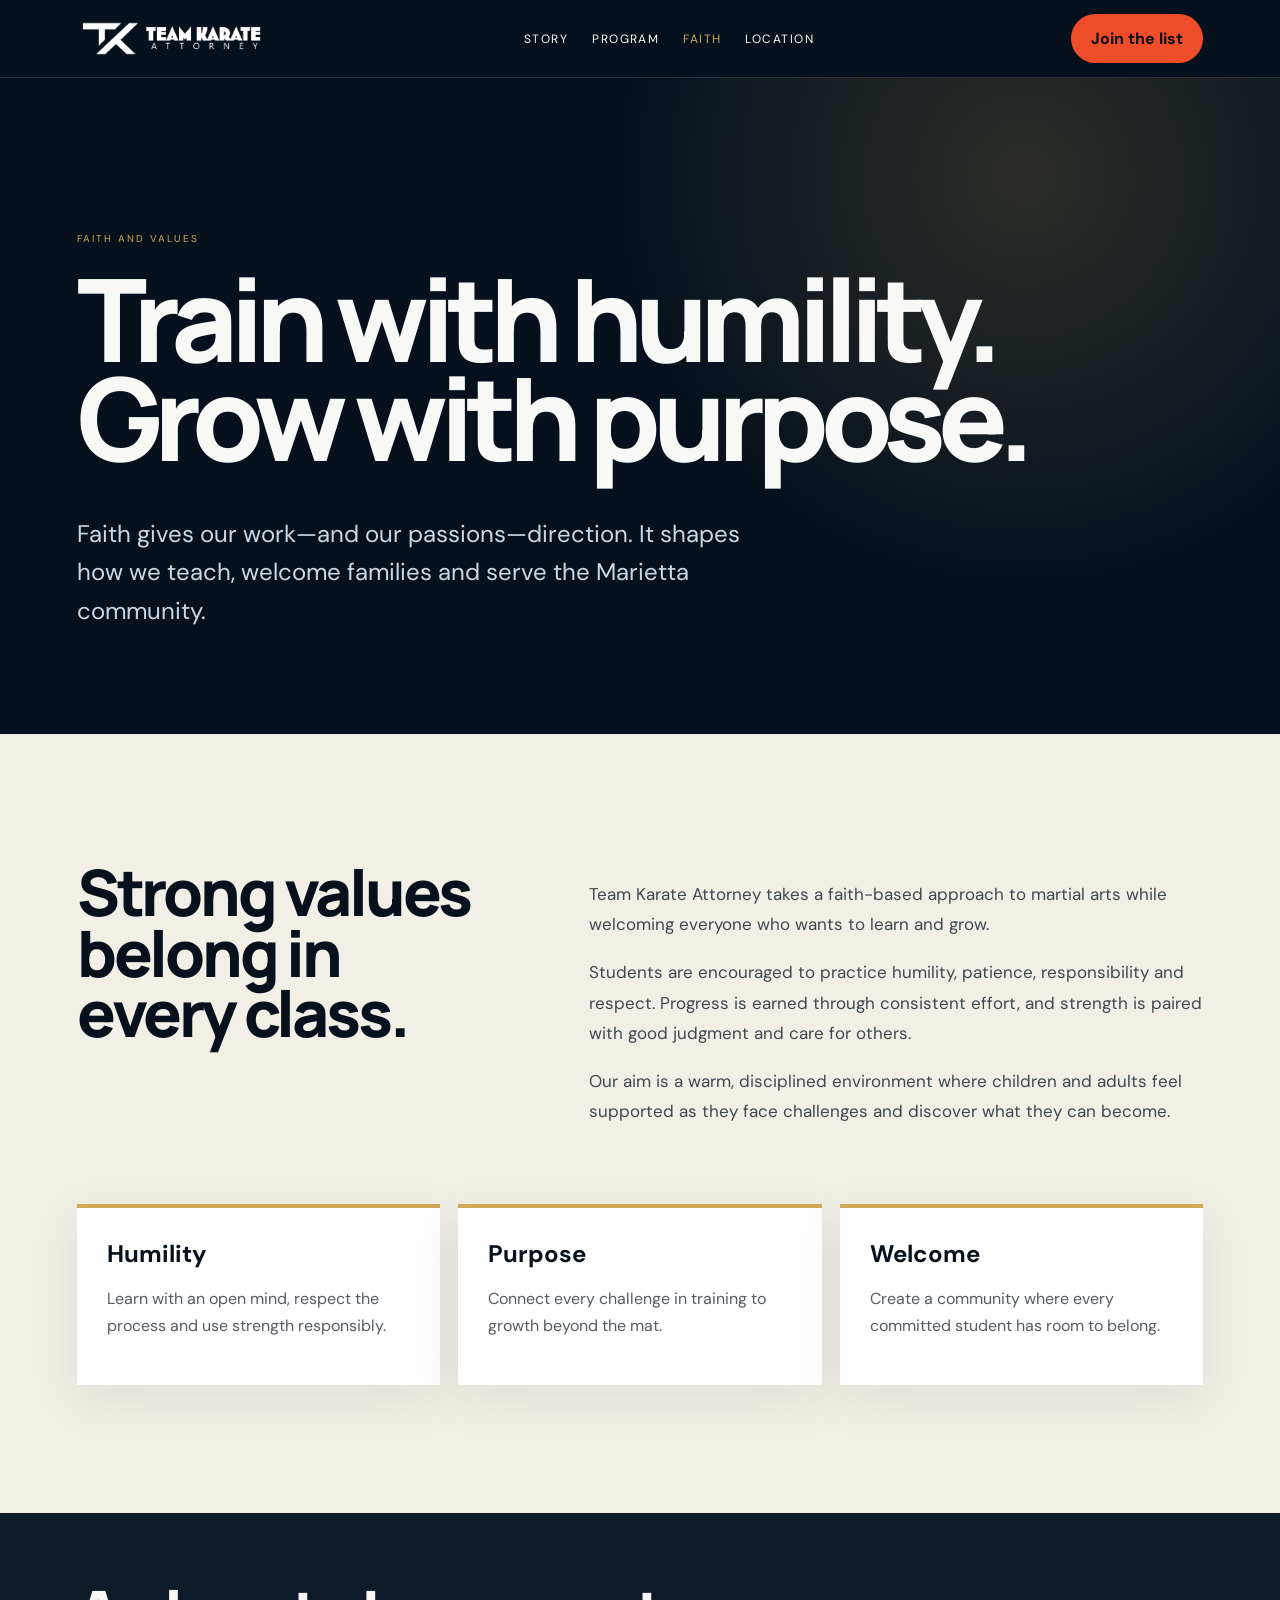
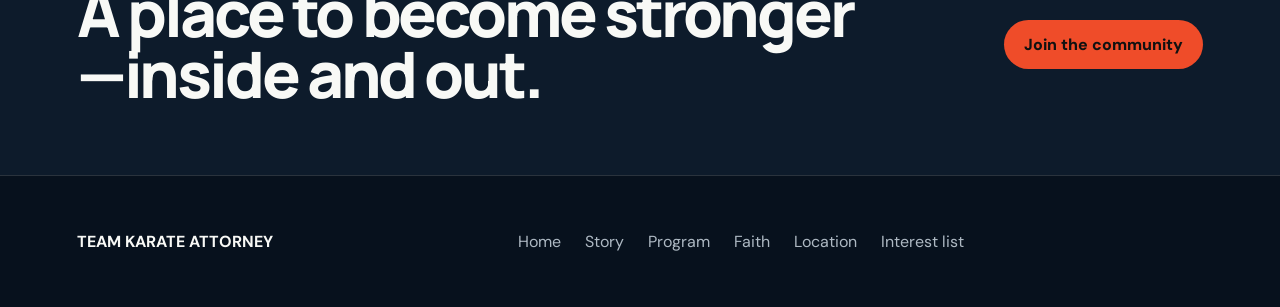
<file: faith.html>
<!doctype html>
<html lang="en">
<head>
  <!-- Google tag (gtag.js) -->
  <script async src="https://www.googletagmanager.com/gtag/js?id=G-95BN1919EB"></script>
  <script>
    window.dataLayer = window.dataLayer || [];
    function gtag(){dataLayer.push(arguments);}
    gtag('js', new Date());
    gtag('config', 'G-95BN1919EB');
  </script>
<meta charset="utf-8">
<meta name="viewport" content="width=device-width,initial-scale=1">
<link rel="icon" type="image/png" sizes="500x500" href="team-karate-attorney-favicon.png">
<link rel="apple-touch-icon" href="team-karate-attorney-favicon.png">
<title>Faith & Values | Team Karate Attorney</title>
<meta name="description" content="Learn how faith, humility, discipline and service guide Team Karate Attorney's welcoming martial-arts community in Marietta, Georgia.">
<link rel="canonical" href="https://teamkarateattorney.com/faith.html">
<meta property="og:title" content="Faith & Values | Team Karate Attorney">
<meta property="og:description" content="A warm, respectful martial-arts community grounded in faith, humility and purpose.">
<meta property="og:url" content="https://teamkarateattorney.com/faith.html">
<meta property="og:type" content="website">
<link rel="preconnect" href="https://fonts.googleapis.com">
<link href="https://fonts.googleapis.com/css2?family=DM+Sans:wght@400;600;700&family=Manrope:wght@700;800&display=swap" rel="stylesheet">
<link rel="stylesheet" href="seo-page.css">
</head>
<body>
<a class="skip" href="#content">Skip to content</a>
<nav class="site-nav">
<a class="brand" href="/" aria-label="Team Karate Attorney home"><img class="brand-logo" src="team-ka-logo.png" width="2000" height="425" alt="Team Karate Attorney"></a>
<div class="nav-links">
<a href="story.html">Story</a>
<a href="program.html">Program</a>
<a aria-current="page" href="faith.html">Faith</a>
<a href="location.html">Location</a>
</div>
<a class="cta" href="interest-list.html">Join the list</a>
</nav>
<main id="content">
<header class="hero">
<div class="eyebrow">Faith and values</div>
<h1>Train with humility. Grow with purpose.</h1>
<p>Faith gives our work—and our passions—direction. It shapes how we teach, welcome families and serve the Marietta community.</p>
</header>
<section class="content">
<div class="grid">
<h2>Strong values belong in every class.</h2>
<div class="copy">
<p>Team Karate Attorney takes a faith-based approach to martial arts while welcoming everyone who wants to learn and grow.</p>
<p>Students are encouraged to practice humility, patience, responsibility and respect. Progress is earned through consistent effort, and strength is paired with good judgment and care for others.</p>
<p>Our aim is a warm, disciplined environment where children and adults feel supported as they face challenges and discover what they can become.</p>
</div>
</div>
<div class="cards">
<article class="card">
<h3>Humility</h3>
<p>Learn with an open mind, respect the process and use strength responsibly.</p>
</article>
<article class="card">
<h3>Purpose</h3>
<p>Connect every challenge in training to growth beyond the mat.</p>
</article>
<article class="card">
<h3>Welcome</h3>
<p>Create a community where every committed student has room to belong.</p>
</article>
</div>
</section>
<section class="band">
<h2>A place to become stronger—inside and out.</h2>
<a class="cta" href="interest-list.html">Join the community</a>
</section>
</main>
<footer class="footer">
<strong>TEAM KARATE ATTORNEY</strong>
<nav class="footer-links" aria-label="Footer">
<a href="/">Home</a>
<a href="story.html">Story</a>
<a href="program.html">Program</a>
<a href="faith.html">Faith</a>
<a href="location.html">Location</a>
<a href="interest-list.html">Interest list</a>
</nav>
</footer>
</body>
</html>
</file>
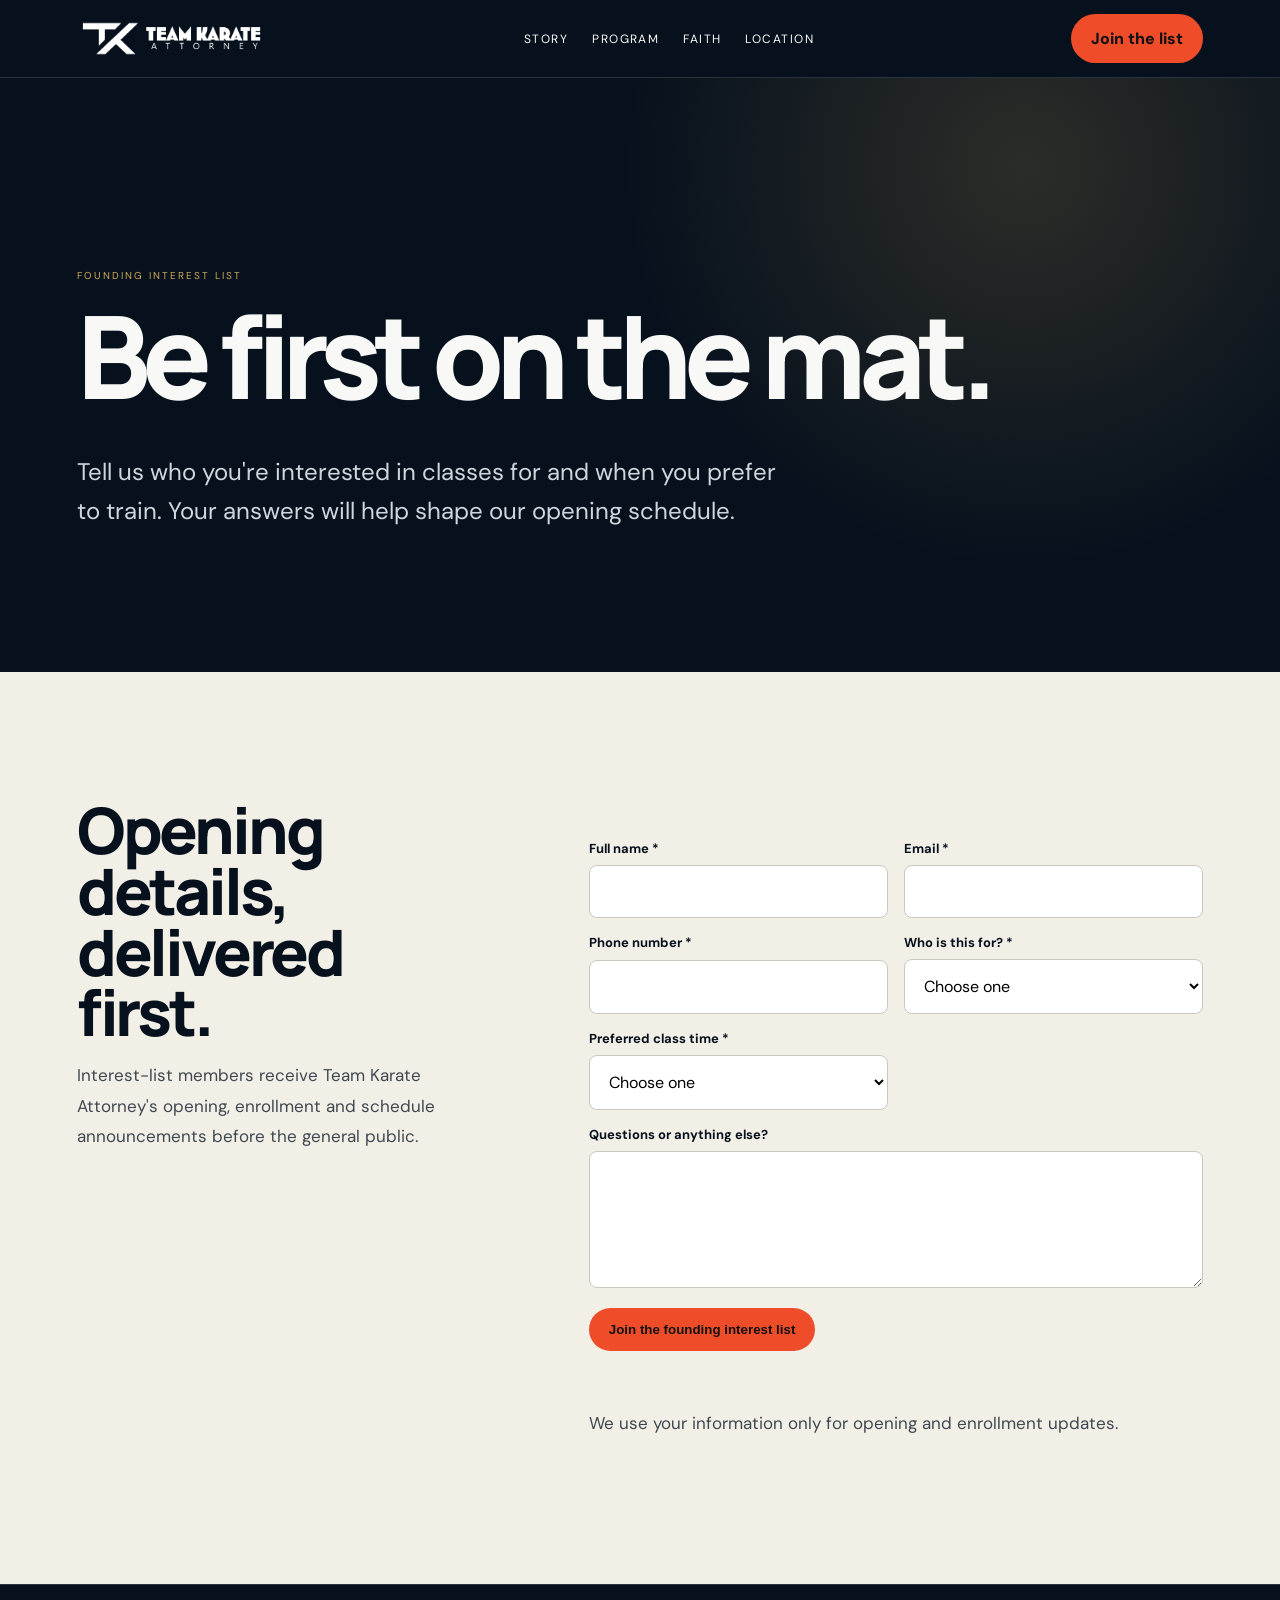
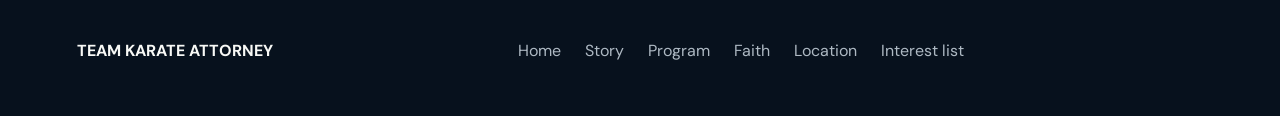
<file: interest-list.html>
<!doctype html>
<html lang="en">
<head>
  <!-- Google tag (gtag.js) -->
  <script async src="https://www.googletagmanager.com/gtag/js?id=G-95BN1919EB"></script>
  <script>
    window.dataLayer = window.dataLayer || [];
    function gtag(){dataLayer.push(arguments);}
    gtag('js', new Date());
    gtag('config', 'G-95BN1919EB');
  </script>
<meta charset="utf-8">
<meta name="viewport" content="width=device-width,initial-scale=1">
<link rel="icon" type="image/png" sizes="500x500" href="team-karate-attorney-favicon.png">
<link rel="apple-touch-icon" href="team-karate-attorney-favicon.png">
<title>Join the Founding Interest List | Team Karate</title>
<meta name="description" content="Join Team Karate Attorney's founding interest list for class schedules, enrollment news and opening updates from our new Marietta martial-arts school.">
<link rel="canonical" href="https://teamkarateattorney.com/interest-list.html">
<meta property="og:title" content="Join the Founding Interest List | Team Karate">
<meta property="og:description" content="Get opening, schedule and enrollment news from Team Karate Attorney in Marietta.">
<meta property="og:url" content="https://teamkarateattorney.com/interest-list.html">
<meta property="og:type" content="website">
<link rel="preconnect" href="https://fonts.googleapis.com">
<link href="https://fonts.googleapis.com/css2?family=DM+Sans:wght@400;600;700&family=Manrope:wght@700;800&display=swap" rel="stylesheet">
<link rel="stylesheet" href="seo-page.css">
</head>
<body>
<a class="skip" href="#content">Skip to content</a>
<nav class="site-nav">
<a class="brand" href="/" aria-label="Team Karate Attorney home"><img class="brand-logo" src="team-ka-logo.png" width="2000" height="425" alt="Team Karate Attorney"></a>
<div class="nav-links">
<a href="story.html">Story</a>
<a href="program.html">Program</a>
<a href="faith.html">Faith</a>
<a href="location.html">Location</a>
</div>
<a class="cta" aria-current="page" href="interest-list.html">Join the list</a>
</nav>
<main id="content">
<header class="hero">
<div class="eyebrow">Founding interest list</div>
<h1>Be first on the mat.</h1>
<p>Tell us who you're interested in classes for and when you prefer to train. Your answers will help shape our opening schedule.</p>
</header>
<section class="content">
<div class="grid">
<div>
<h2>Opening details, delivered first.</h2>
<p class="copy">Interest-list members receive Team Karate Attorney's opening, enrollment and schedule announcements before the general public.</p>
</div>
<form id="interestForm" action="https://formsubmit.co/selvin@theawadlawfirm.com" method="POST">
<input type="hidden" name="_subject" value="New Team Karate Attorney founding-interest submission">
<input type="hidden" name="_cc" value="mehar@theawadlawfirm.com">
<input type="hidden" name="_template" value="table">
<input type="hidden" name="_captcha" value="false">
<input type="hidden" name="_url" value="https://teamkarateattorney.com/interest-list.html">
<input type="text" name="_honey" tabindex="-1" autocomplete="off" hidden>
<div class="form-grid">
<div class="field">
<label for="name">Full name *</label>
<input id="name" name="name" autocomplete="name" minlength="2" maxlength="100" required>
</div>
<div class="field">
<label for="email">Email *</label>
<input id="email" name="email" type="email" autocomplete="email" required>
</div>
<div class="field">
<label for="phone">Phone number *</label>
<input id="phone" name="phone" type="tel" autocomplete="tel" minlength="7" maxlength="30" required>
</div>
<div class="field">
<label for="forWho">Who is this for? *</label>
<select id="forWho" name="forWho" required>
<option value="">Choose one</option>
<option value="myself">Myself (adult)</option>
<option value="child">My child</option>
<option value="both">Both</option>
</select>
</div>
<div class="field">
<label for="classTime">Preferred class time *</label>
<select id="classTime" name="classTime" required>
<option value="">Choose one</option>
<option value="morning">Morning</option>
<option value="afternoon">Afternoon</option>
<option value="evening">Evening</option>
<option value="flexible">Flexible</option>
</select>
</div>
<div class="field full">
<label for="message">Questions or anything else?</label>
<textarea id="message" name="message" rows="5" maxlength="2000">
</textarea>
</div>
</div>
<button class="cta" type="submit">Join the founding interest list</button>
<p class="form-status" role="status" aria-live="polite">
</p>
<p class="copy">We use your information only for opening and enrollment updates.</p>
</form>
</div>
</section>
</main>
<footer class="footer">
<strong>TEAM KARATE ATTORNEY</strong>
<nav class="footer-links" aria-label="Footer">
<a href="/">Home</a>
<a href="story.html">Story</a>
<a href="program.html">Program</a>
<a href="faith.html">Faith</a>
<a href="location.html">Location</a>
<a href="interest-list.html">Interest list</a>
</nav>
</footer>
<script>const form=document.getElementById('interestForm'),statusEl=form.querySelector('.form-status'),button=form.querySelector('button');form.addEventListener('submit',async e=>{e.preventDefault();if(!form.checkValidity()){form.reportValidity();return}button.disabled=true;button.textContent='Sending…';statusEl.className='form-status';statusEl.textContent='Submitting securely…';try{const payload=Object.fromEntries(new FormData(form));payload.submittedAt=new Date().toISOString();const response=await fetch('https://formsubmit.co/ajax/selvin@theawadlawfirm.com',{method:'POST',headers:{Accept:'application/json','Content-Type':'application/json'},body:JSON.stringify(payload)}),data=await response.json().catch(()=>({}));if(!response.ok||data.success===false)throw new Error();form.reset();statusEl.className='form-status success';statusEl.textContent='Thank you—you are on the founding interest list.';button.textContent='Submitted'}catch(error){statusEl.className='form-status error';statusEl.textContent='We could not submit your information. Please try again.';button.disabled=false;button.textContent='Join the founding interest list'}});</script>
</body>
</html>
</file>
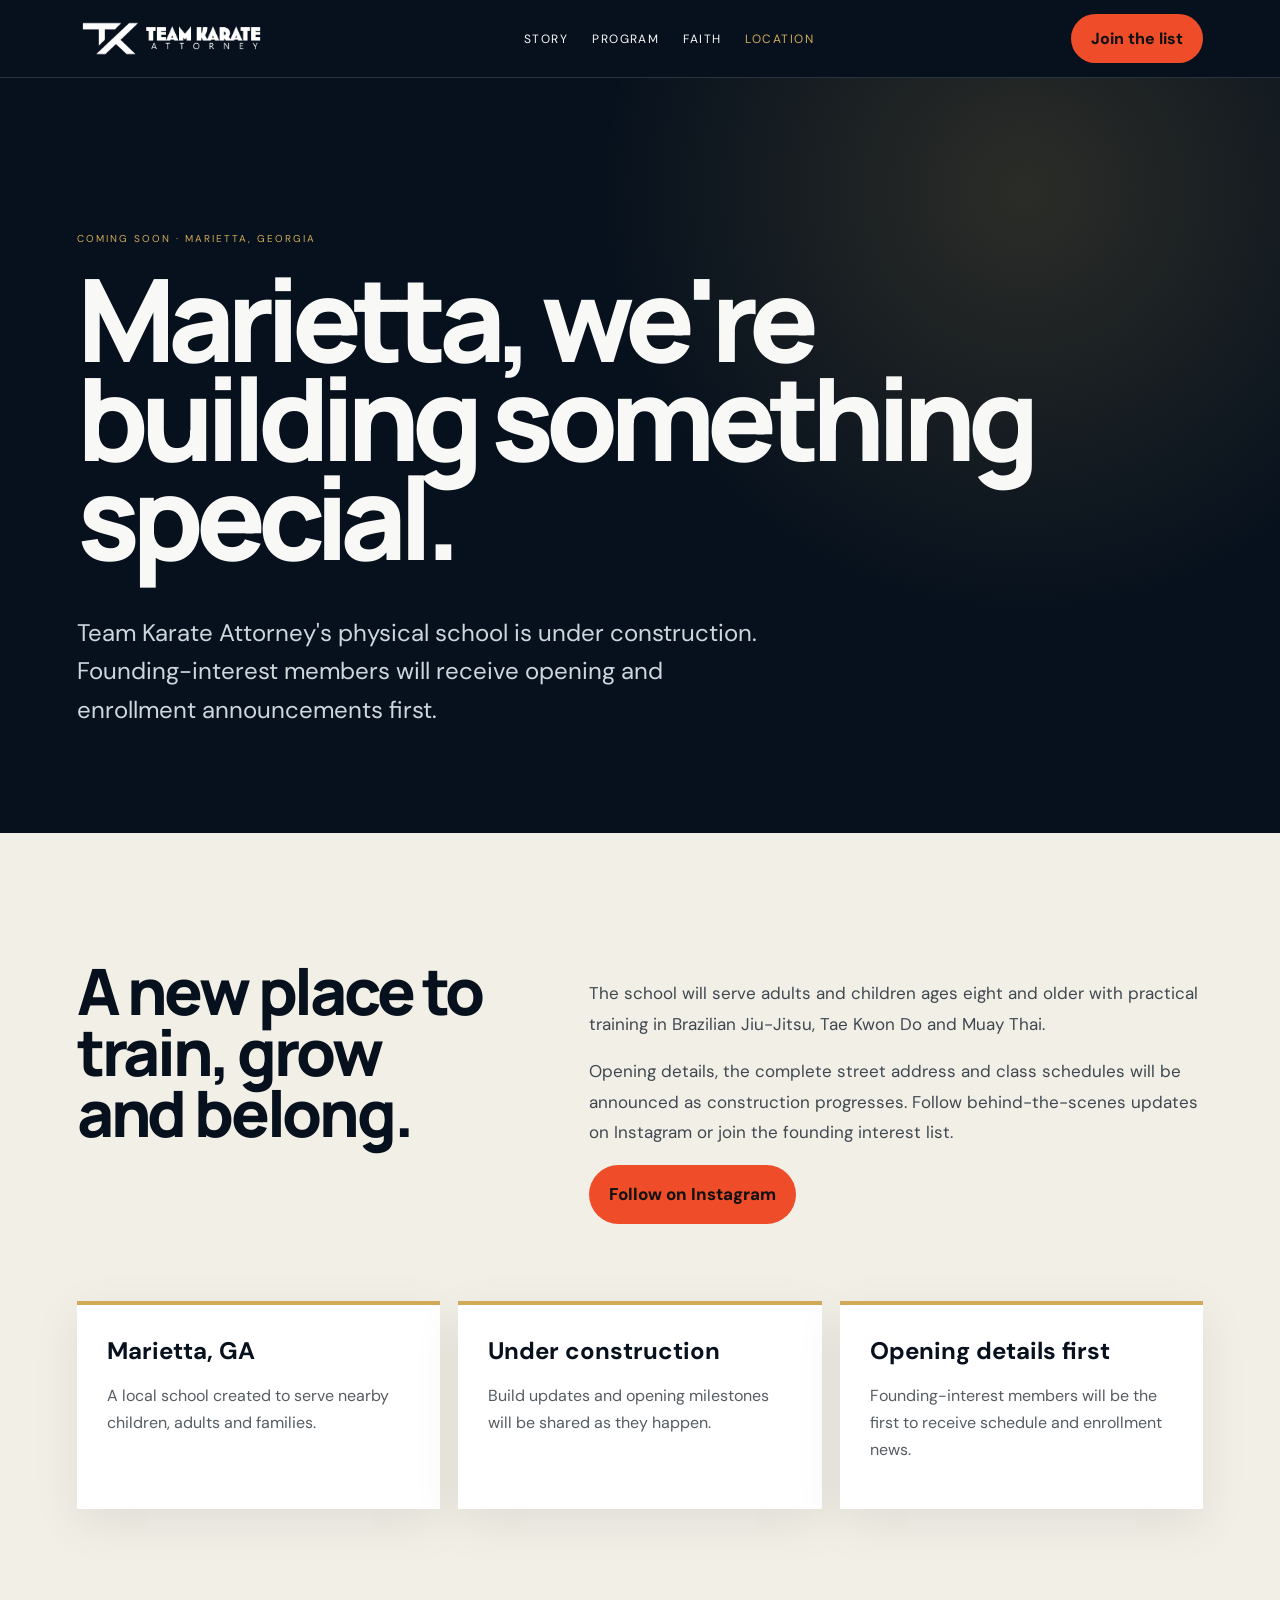
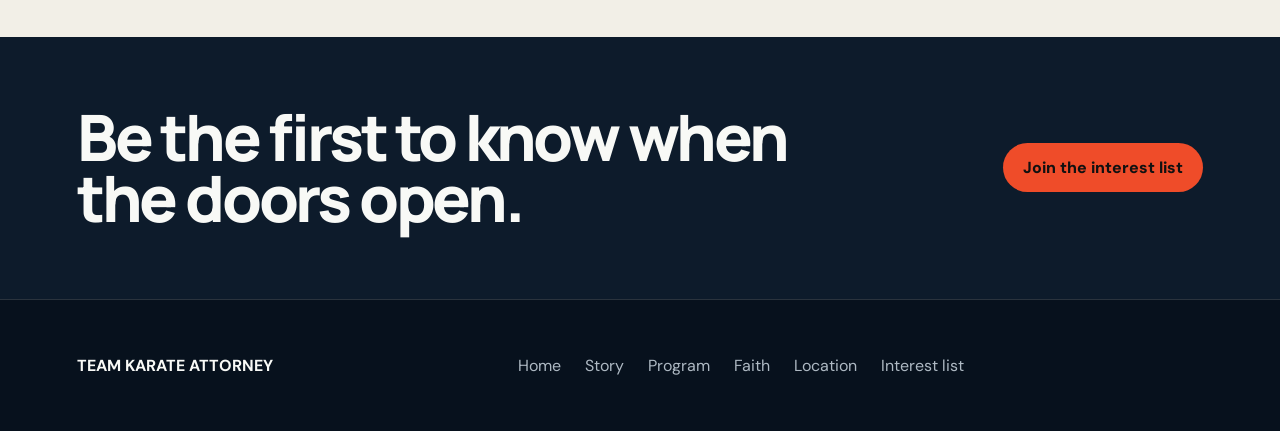
<file: location.html>
<!doctype html>
<html lang="en">
<head>
  <!-- Google tag (gtag.js) -->
  <script async src="https://www.googletagmanager.com/gtag/js?id=G-95BN1919EB"></script>
  <script>
    window.dataLayer = window.dataLayer || [];
    function gtag(){dataLayer.push(arguments);}
    gtag('js', new Date());
    gtag('config', 'G-95BN1919EB');
  </script>
<meta charset="utf-8">
<meta name="viewport" content="width=device-width,initial-scale=1">
<link rel="icon" type="image/png" sizes="500x500" href="team-karate-attorney-favicon.png">
<link rel="apple-touch-icon" href="team-karate-attorney-favicon.png">
<title>Martial Arts School in Marietta, GA | Team Karate</title>
<meta name="description" content="Team Karate Attorney is building a new martial-arts and self-defense school in Marietta, GA. Follow construction updates and opening announcements.">
<link rel="canonical" href="https://teamkarateattorney.com/location.html">
<meta property="og:title" content="Martial Arts School in Marietta, GA | Team Karate">
<meta property="og:description" content="A new martial-arts and self-defense school is coming to Marietta, Georgia.">
<meta property="og:url" content="https://teamkarateattorney.com/location.html">
<meta property="og:type" content="website">
<link rel="preconnect" href="https://fonts.googleapis.com">
<link href="https://fonts.googleapis.com/css2?family=DM+Sans:wght@400;600;700&family=Manrope:wght@700;800&display=swap" rel="stylesheet">
<link rel="stylesheet" href="seo-page.css">
</head>
<body>
<a class="skip" href="#content">Skip to content</a>
<nav class="site-nav">
<a class="brand" href="/" aria-label="Team Karate Attorney home"><img class="brand-logo" src="team-ka-logo.png" width="2000" height="425" alt="Team Karate Attorney"></a>
<div class="nav-links">
<a href="story.html">Story</a>
<a href="program.html">Program</a>
<a href="faith.html">Faith</a>
<a aria-current="page" href="location.html">Location</a>
</div>
<a class="cta" href="interest-list.html">Join the list</a>
</nav>
<main id="content">
<header class="hero">
<div class="eyebrow">Coming soon · Marietta, Georgia</div>
<h1>Marietta, we're building something special.</h1>
<p>Team Karate Attorney's physical school is under construction. Founding-interest members will receive opening and enrollment announcements first.</p>
</header>
<section class="content">
<div class="grid">
<h2>A new place to train, grow and belong.</h2>
<div class="copy">
<p>The school will serve adults and children ages eight and older with practical training in Brazilian Jiu-Jitsu, Tae Kwon Do and Muay Thai.</p>
<p>Opening details, the complete street address and class schedules will be announced as construction progresses. Follow behind-the-scenes updates on Instagram or join the founding interest list.</p>
<p>
<a class="cta" href="https://www.instagram.com/teamkarateattorney/" target="_blank" rel="noopener noreferrer">Follow on Instagram</a>
</p>
</div>
</div>
<div class="cards">
<article class="card">
<h3>Marietta, GA</h3>
<p>A local school created to serve nearby children, adults and families.</p>
</article>
<article class="card">
<h3>Under construction</h3>
<p>Build updates and opening milestones will be shared as they happen.</p>
</article>
<article class="card">
<h3>Opening details first</h3>
<p>Founding-interest members will be the first to receive schedule and enrollment news.</p>
</article>
</div>
</section>
<section class="band">
<h2>Be the first to know when the doors open.</h2>
<a class="cta" href="interest-list.html">Join the interest list</a>
</section>
</main>
<footer class="footer">
<strong>TEAM KARATE ATTORNEY</strong>
<nav class="footer-links" aria-label="Footer">
<a href="/">Home</a>
<a href="story.html">Story</a>
<a href="program.html">Program</a>
<a href="faith.html">Faith</a>
<a href="location.html">Location</a>
<a href="interest-list.html">Interest list</a>
</nav>
</footer>
</body>
</html>
</file>
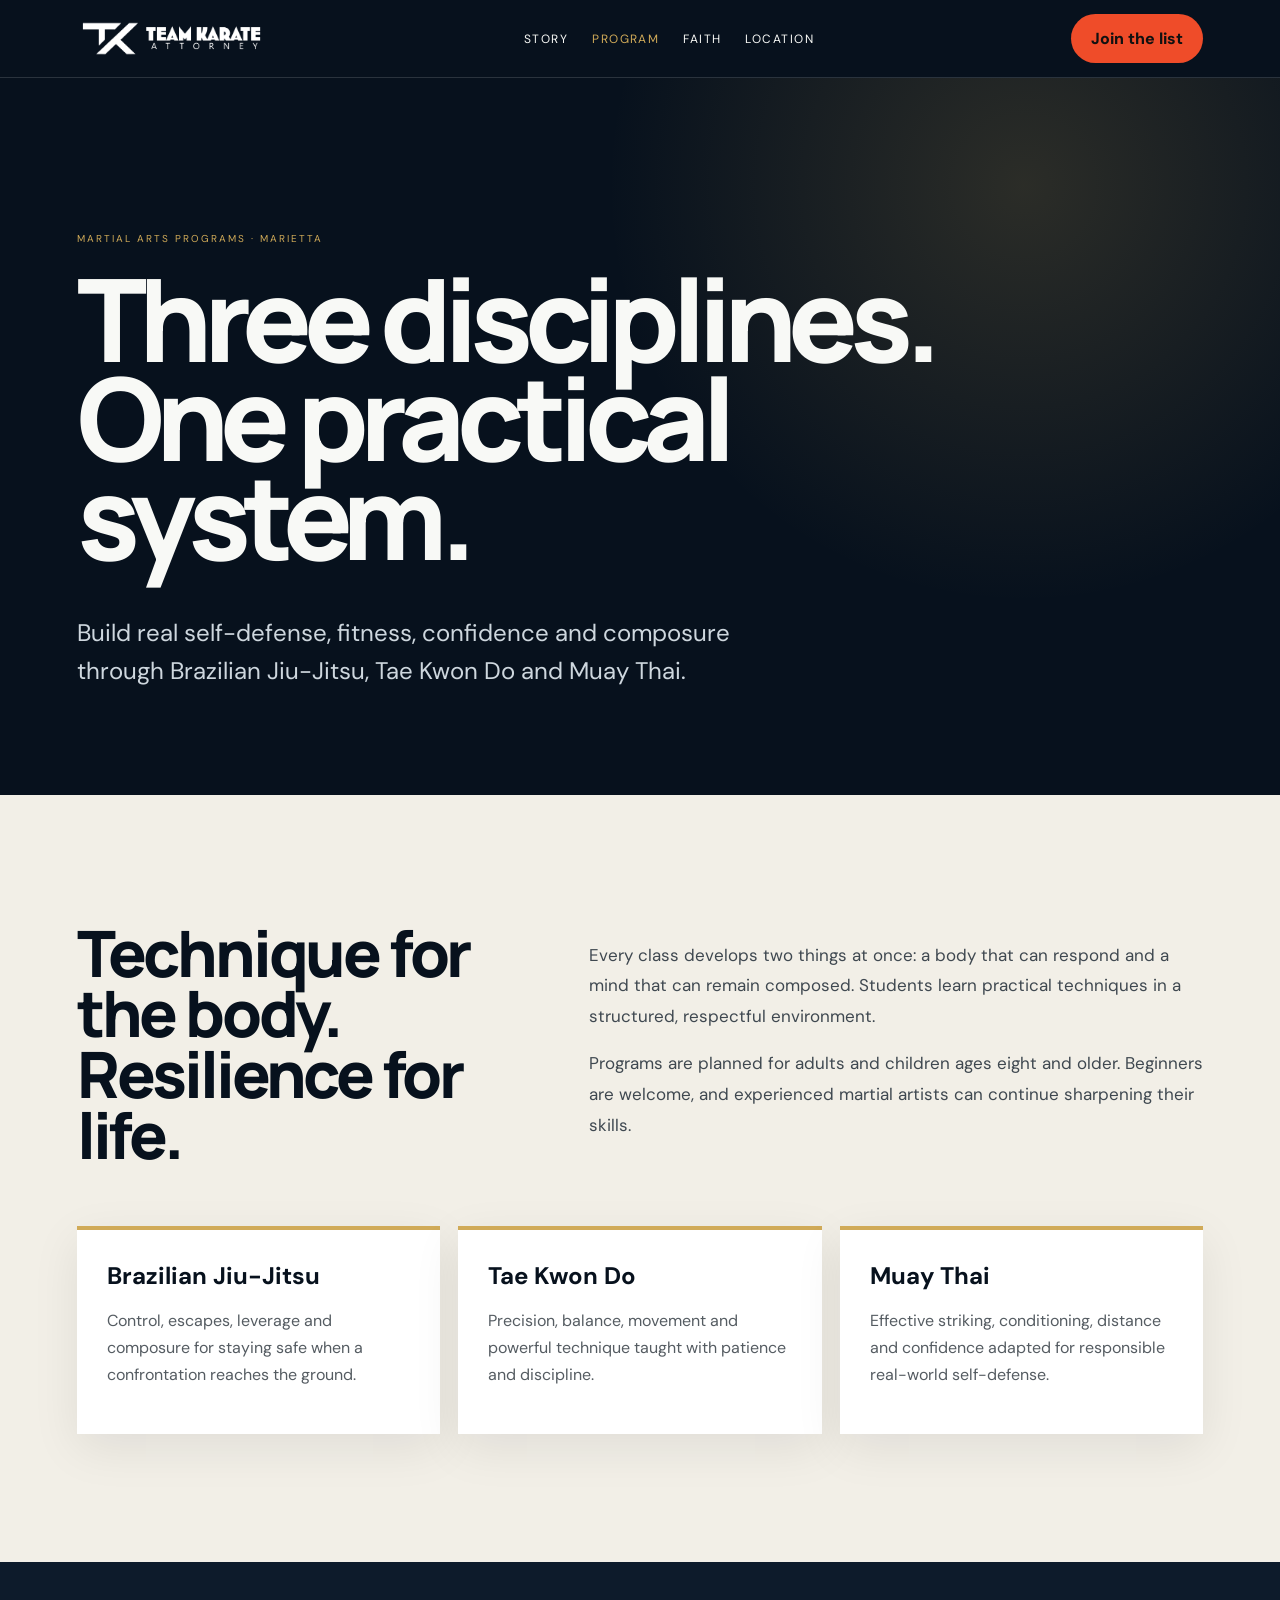
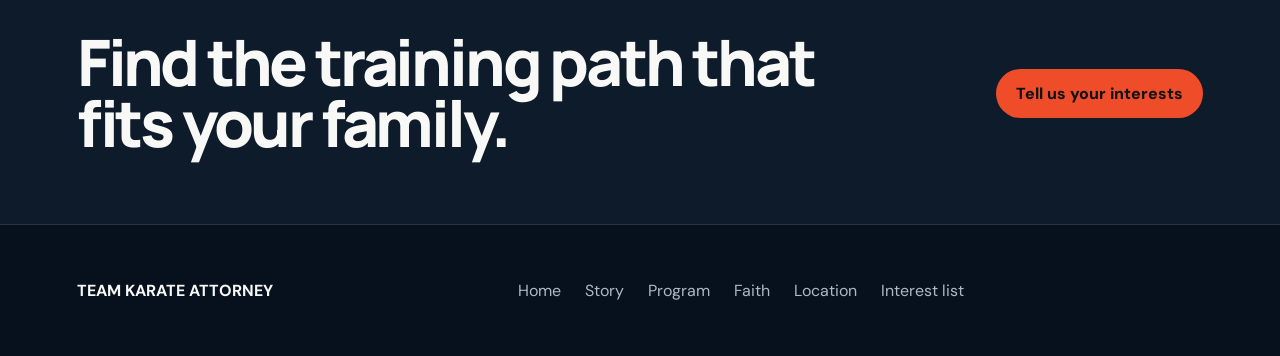
<file: program.html>
<!doctype html>
<html lang="en">
<head>
  <!-- Google tag (gtag.js) -->
  <script async src="https://www.googletagmanager.com/gtag/js?id=G-95BN1919EB"></script>
  <script>
    window.dataLayer = window.dataLayer || [];
    function gtag(){dataLayer.push(arguments);}
    gtag('js', new Date());
    gtag('config', 'G-95BN1919EB');
  </script>
<meta charset="utf-8">
<meta name="viewport" content="width=device-width,initial-scale=1">
<link rel="icon" type="image/png" sizes="500x500" href="team-karate-attorney-favicon.png">
<link rel="apple-touch-icon" href="team-karate-attorney-favicon.png">
<title>Martial Arts Programs in Marietta | Team Karate</title>
<meta name="description" content="Explore Brazilian Jiu-Jitsu, Tae Kwon Do and Muay Thai programs for adults and children ages 8+ at Team Karate Attorney in Marietta, GA.">
<link rel="canonical" href="https://teamkarateattorney.com/program.html">
<meta property="og:title" content="Martial Arts Programs in Marietta | Team Karate">
<meta property="og:description" content="Practical martial arts, self-defense and whole-person growth for adults and children ages 8+.">
<meta property="og:url" content="https://teamkarateattorney.com/program.html">
<meta property="og:type" content="website">
<link rel="preconnect" href="https://fonts.googleapis.com">
<link href="https://fonts.googleapis.com/css2?family=DM+Sans:wght@400;600;700&family=Manrope:wght@700;800&display=swap" rel="stylesheet">
<link rel="stylesheet" href="seo-page.css">
</head>
<body>
<a class="skip" href="#content">Skip to content</a>
<nav class="site-nav">
<a class="brand" href="/" aria-label="Team Karate Attorney home"><img class="brand-logo" src="team-ka-logo.png" width="2000" height="425" alt="Team Karate Attorney"></a>
<div class="nav-links">
<a href="story.html">Story</a>
<a aria-current="page" href="program.html">Program</a>
<a href="faith.html">Faith</a>
<a href="location.html">Location</a>
</div>
<a class="cta" href="interest-list.html">Join the list</a>
</nav>
<main id="content">
<header class="hero">
<div class="eyebrow">Martial arts programs · Marietta</div>
<h1>Three disciplines. One practical system.</h1>
<p>Build real self-defense, fitness, confidence and composure through Brazilian Jiu-Jitsu, Tae Kwon Do and Muay Thai.</p>
</header>
<section class="content">
<div class="grid">
<h2>Technique for the body. Resilience for life.</h2>
<div class="copy">
<p>Every class develops two things at once: a body that can respond and a mind that can remain composed. Students learn practical techniques in a structured, respectful environment.</p>
<p>Programs are planned for adults and children ages eight and older. Beginners are welcome, and experienced martial artists can continue sharpening their skills.</p>
</div>
</div>
<div class="cards">
<article class="card">
<h3>Brazilian Jiu-Jitsu</h3>
<p>Control, escapes, leverage and composure for staying safe when a confrontation reaches the ground.</p>
</article>
<article class="card">
<h3>Tae Kwon Do</h3>
<p>Precision, balance, movement and powerful technique taught with patience and discipline.</p>
</article>
<article class="card">
<h3>Muay Thai</h3>
<p>Effective striking, conditioning, distance and confidence adapted for responsible real-world self-defense.</p>
</article>
</div>
</section>
<section class="band">
<h2>Find the training path that fits your family.</h2>
<a class="cta" href="interest-list.html">Tell us your interests</a>
</section>
</main>
<footer class="footer">
<strong>TEAM KARATE ATTORNEY</strong>
<nav class="footer-links" aria-label="Footer">
<a href="/">Home</a>
<a href="story.html">Story</a>
<a href="program.html">Program</a>
<a href="faith.html">Faith</a>
<a href="location.html">Location</a>
<a href="interest-list.html">Interest list</a>
</nav>
</footer>
</body>
</html>
</file>
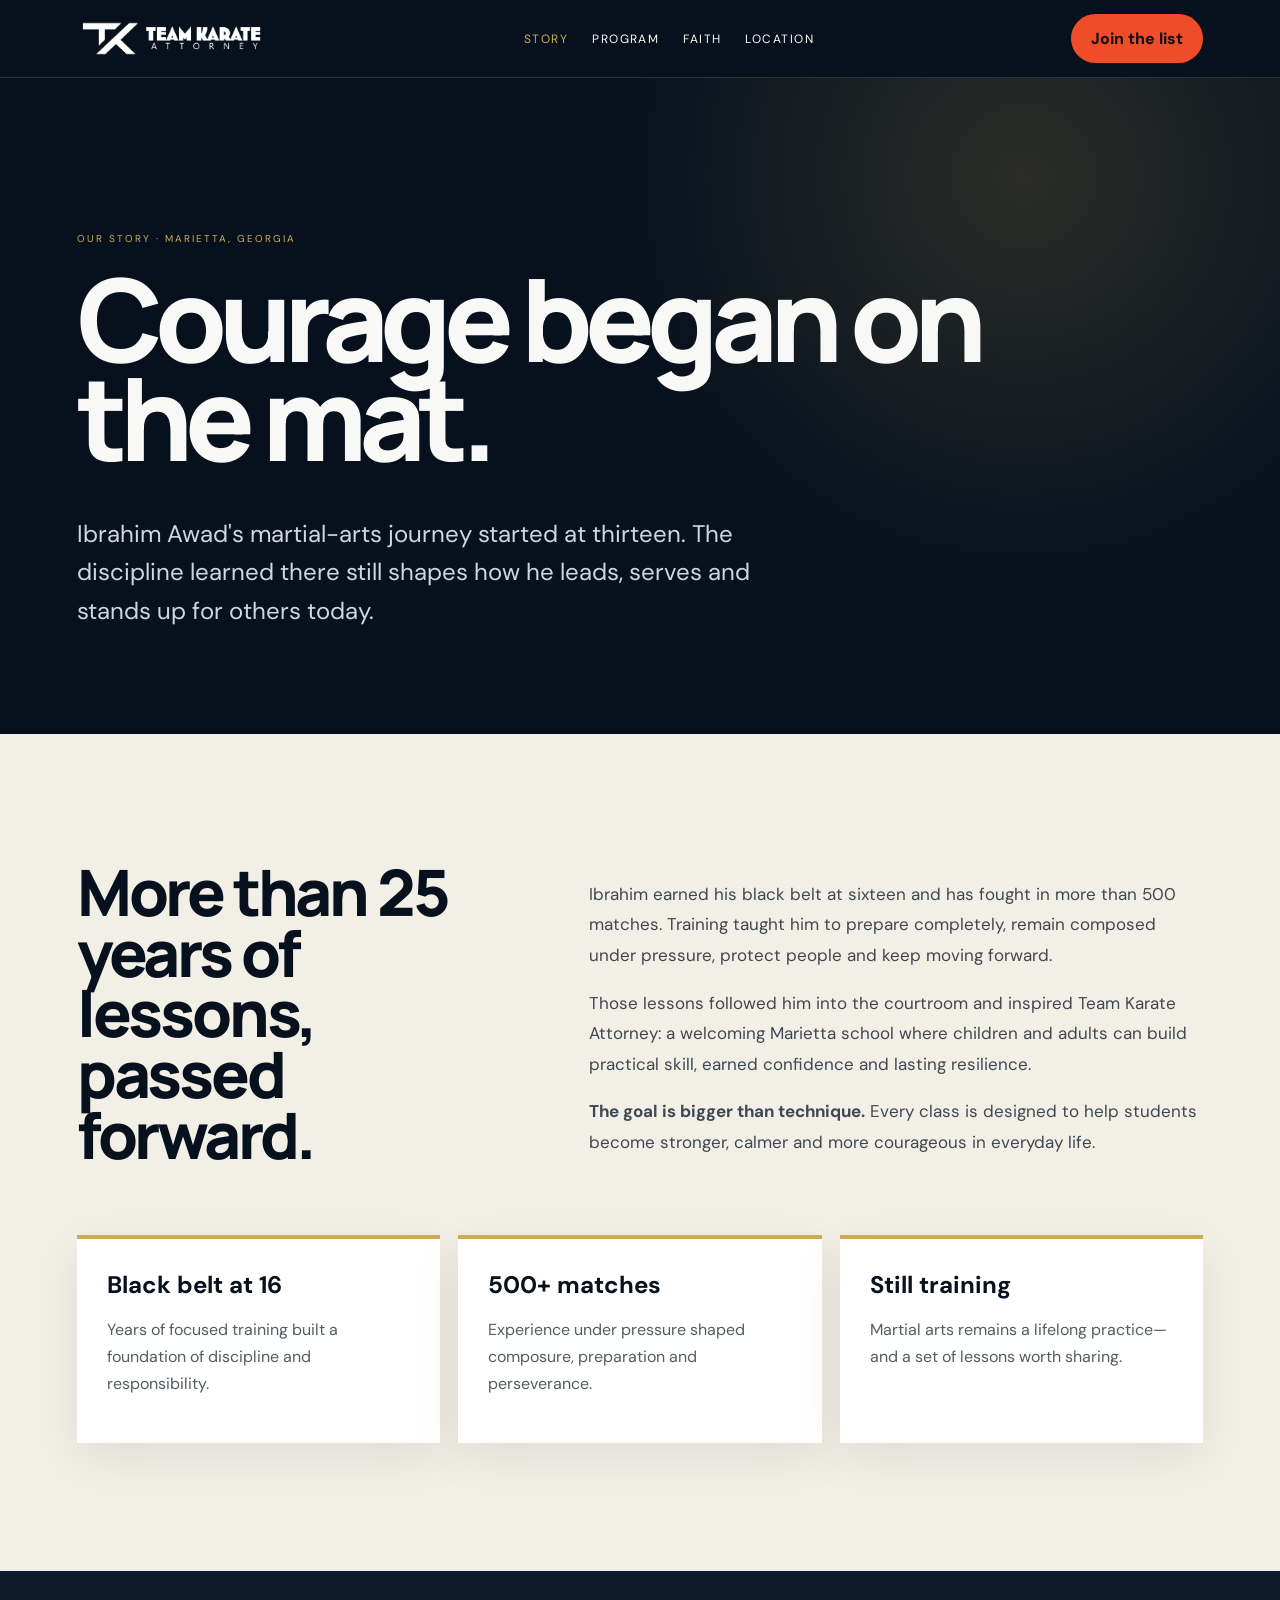
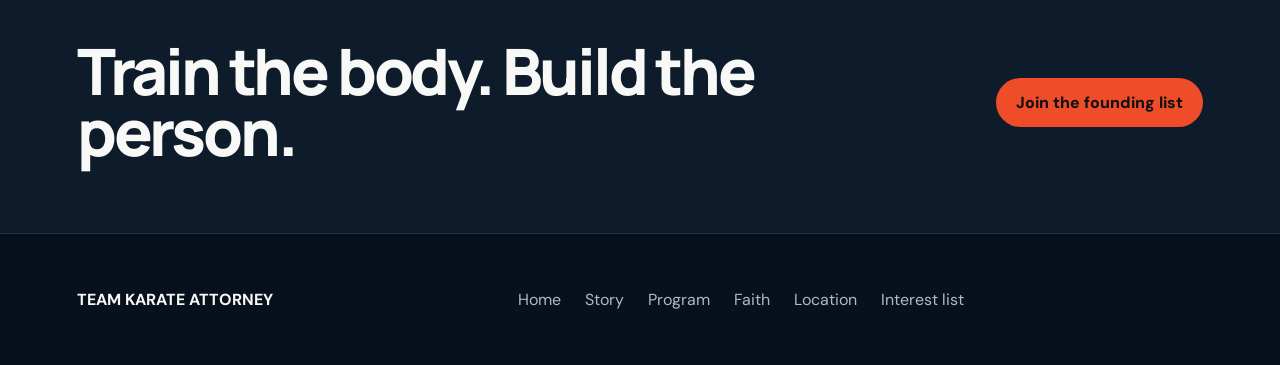
<file: story.html>
<!doctype html>
<html lang="en">
<head>
  <!-- Google tag (gtag.js) -->
  <script async src="https://www.googletagmanager.com/gtag/js?id=G-95BN1919EB"></script>
  <script>
    window.dataLayer = window.dataLayer || [];
    function gtag(){dataLayer.push(arguments);}
    gtag('js', new Date());
    gtag('config', 'G-95BN1919EB');
  </script>
<meta charset="utf-8">
<meta name="viewport" content="width=device-width,initial-scale=1">
<link rel="icon" type="image/png" sizes="500x500" href="team-karate-attorney-favicon.png">
<link rel="apple-touch-icon" href="team-karate-attorney-favicon.png">
<title>Our Story | Team Karate Attorney Marietta</title>
<meta name="description" content="Meet Ibrahim Awad and discover how 25+ years of martial arts shaped Team Karate Attorney's approach to courage, discipline and self-defense.">
<link rel="canonical" href="https://teamkarateattorney.com/story.html">
<meta property="og:title" content="Our Story | Team Karate Attorney Marietta">
<meta property="og:description" content="From the mat to the courtroom: discover the experience and purpose behind Team Karate Attorney.">
<meta property="og:url" content="https://teamkarateattorney.com/story.html">
<meta property="og:type" content="website">
<link rel="preconnect" href="https://fonts.googleapis.com">
<link href="https://fonts.googleapis.com/css2?family=DM+Sans:wght@400;600;700&family=Manrope:wght@700;800&display=swap" rel="stylesheet">
<link rel="stylesheet" href="seo-page.css">
</head>
<body>
<a class="skip" href="#content">Skip to content</a>
<nav class="site-nav">
<a class="brand" href="/" aria-label="Team Karate Attorney home"><img class="brand-logo" src="team-ka-logo.png" width="2000" height="425" alt="Team Karate Attorney"></a>
<div class="nav-links">
<a aria-current="page" href="story.html">Story</a>
<a href="program.html">Program</a>
<a href="faith.html">Faith</a>
<a href="location.html">Location</a>
</div>
<a class="cta" href="interest-list.html">Join the list</a>
</nav>
<main id="content">
<header class="hero">
<div class="eyebrow">Our story · Marietta, Georgia</div>
<h1>Courage began on the mat.</h1>
<p>Ibrahim Awad's martial-arts journey started at thirteen. The discipline learned there still shapes how he leads, serves and stands up for others today.</p>
</header>
<section class="content">
<div class="grid">
<h2>More than 25 years of lessons, passed forward.</h2>
<div class="copy">
<p>Ibrahim earned his black belt at sixteen and has fought in more than 500 matches. Training taught him to prepare completely, remain composed under pressure, protect people and keep moving forward.</p>
<p>Those lessons followed him into the courtroom and inspired Team Karate Attorney: a welcoming Marietta school where children and adults can build practical skill, earned confidence and lasting resilience.</p>
<p>
<strong>The goal is bigger than technique.</strong> Every class is designed to help students become stronger, calmer and more courageous in everyday life.</p>
</div>
</div>
<div class="cards">
<article class="card">
<h3>Black belt at 16</h3>
<p>Years of focused training built a foundation of discipline and responsibility.</p>
</article>
<article class="card">
<h3>500+ matches</h3>
<p>Experience under pressure shaped composure, preparation and perseverance.</p>
</article>
<article class="card">
<h3>Still training</h3>
<p>Martial arts remains a lifelong practice—and a set of lessons worth sharing.</p>
</article>
</div>
</section>
<section class="band">
<h2>Train the body. Build the person.</h2>
<a class="cta" href="interest-list.html">Join the founding list</a>
</section>
</main>
<footer class="footer">
<strong>TEAM KARATE ATTORNEY</strong>
<nav class="footer-links" aria-label="Footer">
<a href="/">Home</a>
<a href="story.html">Story</a>
<a href="program.html">Program</a>
<a href="faith.html">Faith</a>
<a href="location.html">Location</a>
<a href="interest-list.html">Interest list</a>
</nav>
</footer>
</body>
</html>
</file>
<file: seo-page.css>
:root{--ink:#07111d;--navy:#0d1b2b;--paper:#f2efe7;--gold:#d0aa58;--red:#ef4c29;--white:#f8f9f6;--muted:#aeb9c3;--pad:clamp(20px,6vw,88px)}
*{box-sizing:border-box}html{scroll-behavior:smooth}body{margin:0;background:var(--ink);color:var(--white);font-family:"DM Sans",Arial,sans-serif}a{color:inherit;text-decoration:none}.skip{position:absolute;left:-999px}.skip:focus{left:15px;top:15px;z-index:99;background:#fff;color:#000;padding:12px}.site-nav{position:relative;z-index:10;min-height:78px;padding:0 var(--pad);display:flex;align-items:center;justify-content:space-between;border-bottom:1px solid rgba(255,255,255,.14)}.brand{display:flex;align-items:center}.brand-logo{display:block;width:190px;max-width:42vw;height:auto}.nav-links{display:flex;gap:24px;font-size:12px;text-transform:uppercase;letter-spacing:.12em}.nav-links a:hover,.nav-links a[aria-current=page]{color:var(--gold)}.cta{display:inline-flex;align-items:center;justify-content:center;padding:14px 20px;border-radius:999px;background:var(--red);color:#111;font-weight:800}.hero{min-height:66vh;padding:clamp(90px,12vw,170px) var(--pad) 80px;display:grid;align-content:center;background:radial-gradient(circle at 80% 15%,rgba(208,170,88,.18),transparent 35%)}.eyebrow{text-transform:uppercase;letter-spacing:.2em;font-size:10px;color:var(--gold)}h1{max-width:1050px;margin:24px 0;font:800 clamp(56px,9vw,132px)/.86 Manrope,Arial,sans-serif;letter-spacing:-.07em}.hero p{max-width:700px;font-size:clamp(18px,2vw,24px);line-height:1.6;color:#ced7de}.content{padding:clamp(80px,10vw,150px) var(--pad);background:var(--paper);color:var(--ink)}.grid{display:grid;grid-template-columns:.8fr 1.2fr;gap:clamp(40px,8vw,120px)}h2{font:800 clamp(38px,5vw,72px)/.95 Manrope,Arial,sans-serif;letter-spacing:-.05em;margin:0}.copy{font-size:17px;line-height:1.8;color:#3f4850}.cards{display:grid;grid-template-columns:repeat(3,1fr);gap:18px;margin-top:60px}.card{padding:30px;background:#fff;border-top:4px solid var(--gold);box-shadow:0 14px 45px rgba(7,17,29,.08)}.card h3{font-size:24px;margin:0 0 14px}.card p{line-height:1.7;color:#555c62}.band{padding:70px var(--pad);display:flex;align-items:center;justify-content:space-between;gap:30px;background:var(--navy)}.band h2{max-width:800px}.footer{padding:55px var(--pad);display:grid;grid-template-columns:1.2fr 2fr;gap:30px;border-top:1px solid rgba(255,255,255,.14)}.footer-links{display:flex;flex-wrap:wrap;gap:14px 24px;color:var(--muted)}.footer-links a:hover{color:var(--gold)}form{max-width:760px;margin-top:40px}.form-grid{display:grid;grid-template-columns:1fr 1fr;gap:16px}.field{display:grid;gap:8px}.field.full{grid-column:1/-1}.field label{font-weight:700;font-size:13px}.field input,.field select,.field textarea{width:100%;padding:15px;border:1px solid #c9c7c0;border-radius:8px;background:#fff;font:inherit}.field input:focus,.field select:focus,.field textarea:focus{outline:3px solid rgba(208,170,88,.35);border-color:var(--gold)}button.cta{border:0;cursor:pointer;margin-top:20px}.form-status{min-height:24px;font-weight:700}.form-status.error{color:#a3311a}.form-status.success{color:#246a37}@media(max-width:850px){.nav-links{display:none}.grid,.footer{grid-template-columns:1fr}.cards{grid-template-columns:1fr}.band{align-items:flex-start;flex-direction:column}}@media(max-width:560px){.site-nav{padding:0 18px}.site-nav>.cta{display:none}.hero,.content,.band,.footer{padding-left:20px;padding-right:20px}.form-grid{grid-template-columns:1fr}.field.full{grid-column:auto}h1{font-size:17vw}}@media(prefers-reduced-motion:reduce){*{scroll-behavior:auto}}
</file>
